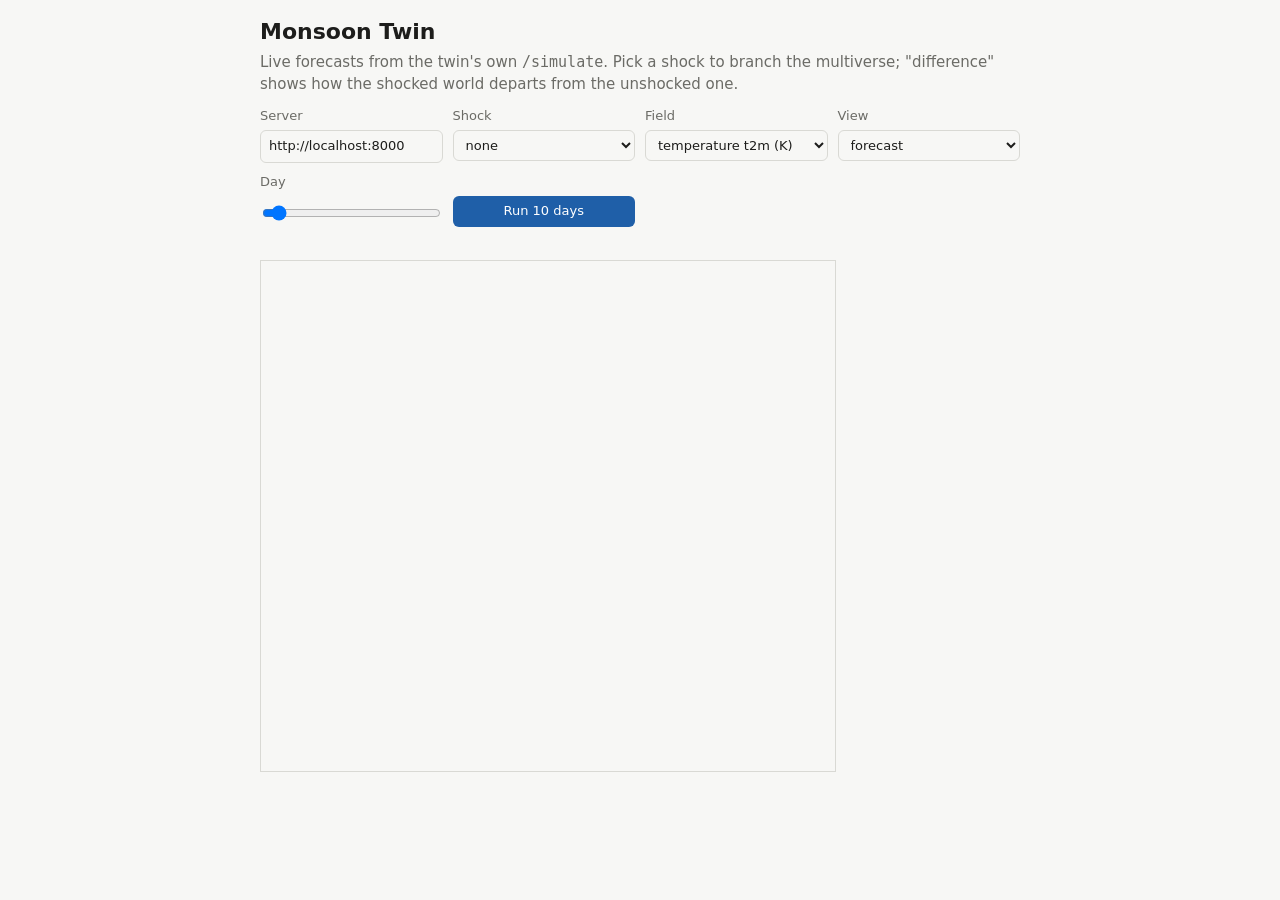
<file: dashboard/index.html>
<!doctype html>
<html lang="en">
<head>
<meta charset="utf-8">
<meta name="viewport" content="width=device-width, initial-scale=1">
<title>Monsoon Twin</title>
<style>
  :root { --bg: #f7f7f5; --fg: #1d1d1b; --muted: #6b6b66; --line: #d9d9d4; --accent: #1f5fa8; }
  @media (prefers-color-scheme: dark) { :root { --bg: #161615; --fg: #ececea; --muted: #a3a39e; --line: #33332f; --accent: #7fb0e8; } }
  * { box-sizing: border-box; }
  body { margin: 0; padding: 16px; background: var(--bg); color: var(--fg); font: 15px/1.45 system-ui, sans-serif; }
  main { max-width: 760px; margin: 0 auto; }
  h1 { font-size: 22px; margin: 0 0 4px; }
  p { margin: 0 0 12px; color: var(--muted); }
  .controls { display: grid; grid-template-columns: repeat(auto-fit, minmax(150px, 1fr)); gap: 10px; margin: 12px 0; }
  label { display: flex; flex-direction: column; gap: 4px; font-size: 13px; color: var(--muted); }
  select, input, button { font: inherit; padding: 6px 8px; border: 1px solid var(--line); border-radius: 6px; background: transparent; color: var(--fg); }
  button { background: var(--accent); color: #fff; border: 0; cursor: pointer; }
  button:disabled { opacity: .5; cursor: wait; }
  canvas { width: 100%; max-width: 576px; image-rendering: pixelated; border: 1px solid var(--line); display: block; }
  .legend { display: flex; justify-content: space-between; max-width: 576px; font-size: 13px; color: var(--muted); margin-top: 4px; }
  #status { min-height: 1.4em; font-size: 13px; }
</style>
</head>
<body>
<main>
  <h1>Monsoon Twin</h1>
  <p>Live forecasts from the twin's own <code>/simulate</code>. Pick a shock to branch the multiverse; "difference" shows
     how the shocked world departs from the unshocked one.</p>
  <div class="controls">
    <label>Server <input id="url" value="http://localhost:8000"></label>
    <label>Shock
      <select id="shock">
        <option value="none">none</option>
        <option value="warm_ocean">warm Bay of Bengal (+3 K, +15% moisture)</option>
        <option value="monsoon_stall">weaker Arabian Sea wind (−40%)</option>
        <option value="arabian_heat">hot Arabian Sea (+2.5 K)</option>
      </select>
    </label>
    <label>Field
      <select id="channel">
        <option value="0">temperature t2m (K)</option><option value="1">rain tp (mm/day)</option>
        <option value="2">wind u10 (m/s)</option><option value="3">wind v10 (m/s)</option>
        <option value="4">pressure msl (Pa)</option><option value="5">moisture tcwv (kg/m²)</option>
      </select>
    </label>
    <label>View
      <select id="view"><option value="value">forecast</option><option value="diff">difference from unshocked</option></select>
    </label>
    <label>Day <input id="day" type="range" min="1" max="10" value="1"></label>
    <label>&nbsp;<button id="run">Run 10 days</button></label>
  </div>
  <div id="status" role="status"></div>
  <canvas id="map" width="36" height="32" aria-label="Map of the selected field over India, north at the top"></canvas>
  <div class="legend"><span id="lo"></span><span id="title"></span><span id="hi"></span></div>
</main>
<script src="sample_window.js"></script>
<script>
const $ = id => document.getElementById(id);
const NLAT = 32, NLON = 36;
const lat = i => 6.5 + i, lon = j => 65.5 + j;
const BOXES = { warm_ocean: [8, 20, 82, 94], monsoon_stall: [8, 20, 65, 75], arabian_heat: [8, 20, 65, 75] };
let base = null, shocked = null;

function shockDelta(name, last) {               // same deltas as the grader's make_shock, plus the +2.5 K heat test
  const d = Array.from({ length: 6 }, () => Array.from({ length: NLAT }, () => new Array(NLON).fill(0)));
  if (name === "none") return null;
  const [la0, la1, lo0, lo1] = BOXES[name];
  for (let i = 0; i < NLAT; i++) for (let j = 0; j < NLON; j++) {
    if (lat(i) < la0 || lat(i) > la1 || lon(j) < lo0 || lon(j) > lo1) continue;
    if (name === "warm_ocean") { d[0][i][j] = 3.0; d[5][i][j] = 0.15 * last[5][i][j]; }
    if (name === "monsoon_stall") { d[2][i][j] = -0.4 * last[2][i][j]; d[3][i][j] = -0.4 * last[3][i][j]; }
    if (name === "arabian_heat") d[0][i][j] = 2.5;
  }
  return d;
}

async function simulate(perturbation) {
  const r = await fetch($("url").value.replace(/\/$/, "") + "/simulate", {
    method: "POST", headers: { "Content-Type": "application/json" },
    body: JSON.stringify({ init_states: SAMPLE.init_states, doy_sincos: SAMPLE.doy_sincos, steps: 10, perturbation }),
  });
  if (!r.ok) throw new Error("server answered " + r.status);
  return r.json();
}

function color(t, diverging) {                  // t in [0,1]
  if (diverging) {                              // blue - white - red
    const a = Math.abs(t - 0.5) * 2, c = Math.round(255 * (1 - a));
    return t < 0.5 ? [c, c, 255] : [255, c, c];
  }
  return [Math.round(30 + 200 * t), Math.round(60 + 140 * (1 - Math.abs(t - 0.5) * 2)), Math.round(220 - 190 * t)];
}

function draw() {
  if (!base) return;
  const ch = +$("channel").value, k = +$("day").value - 1, diff = $("view").value === "diff" && shocked;
  const field = (i, j) => diff ? shocked.rollout[k][ch][i][j] - base.rollout[k][ch][i][j]
                               : (shocked || base).rollout[k][ch][i][j];
  let lo = Infinity, hi = -Infinity;
  for (let i = 0; i < NLAT; i++) for (let j = 0; j < NLON; j++) { const v = field(i, j); lo = Math.min(lo, v); hi = Math.max(hi, v); }
  if (diff) { const m = Math.max(Math.abs(lo), Math.abs(hi), 1e-9); lo = -m; hi = m; }
  const ctx = $("map").getContext("2d"), img = ctx.createImageData(NLON, NLAT);
  for (let i = 0; i < NLAT; i++) for (let j = 0; j < NLON; j++) {
    const [r, g, b] = color(hi > lo ? (field(i, j) - lo) / (hi - lo) : 0.5, diff);
    const p = ((NLAT - 1 - i) * NLON + j) * 4;   // north at the top
    img.data.set([r, g, b, 255], p);
  }
  ctx.putImageData(img, 0, 0);
  $("lo").textContent = lo.toPrecision(4); $("hi").textContent = hi.toPrecision(4);
  $("title").textContent = `day ${k + 1}, ${$("channel").selectedOptions[0].text}${diff ? ", shocked minus unshocked" : ""}`;
}

$("run").onclick = async () => {
  $("run").disabled = true; $("status").textContent = "Simulating…";
  try {
    const name = $("shock").value;
    base = await simulate(null);
    shocked = name === "none" ? null : await simulate(shockDelta(name, SAMPLE.init_states[2]));
    $("status").textContent = `Done: ${SAMPLE.label}. Server time ${base.inference_ms.toFixed(0)} ms per run.`;
    draw();
  } catch (e) {
    $("status").textContent = "Could not reach the twin: " + e.message + ". Is serve.py running?";
  } finally { $("run").disabled = false; }
};
for (const id of ["channel", "day", "view"]) $(id).oninput = draw;
</script>
</body>
</html>
</file>
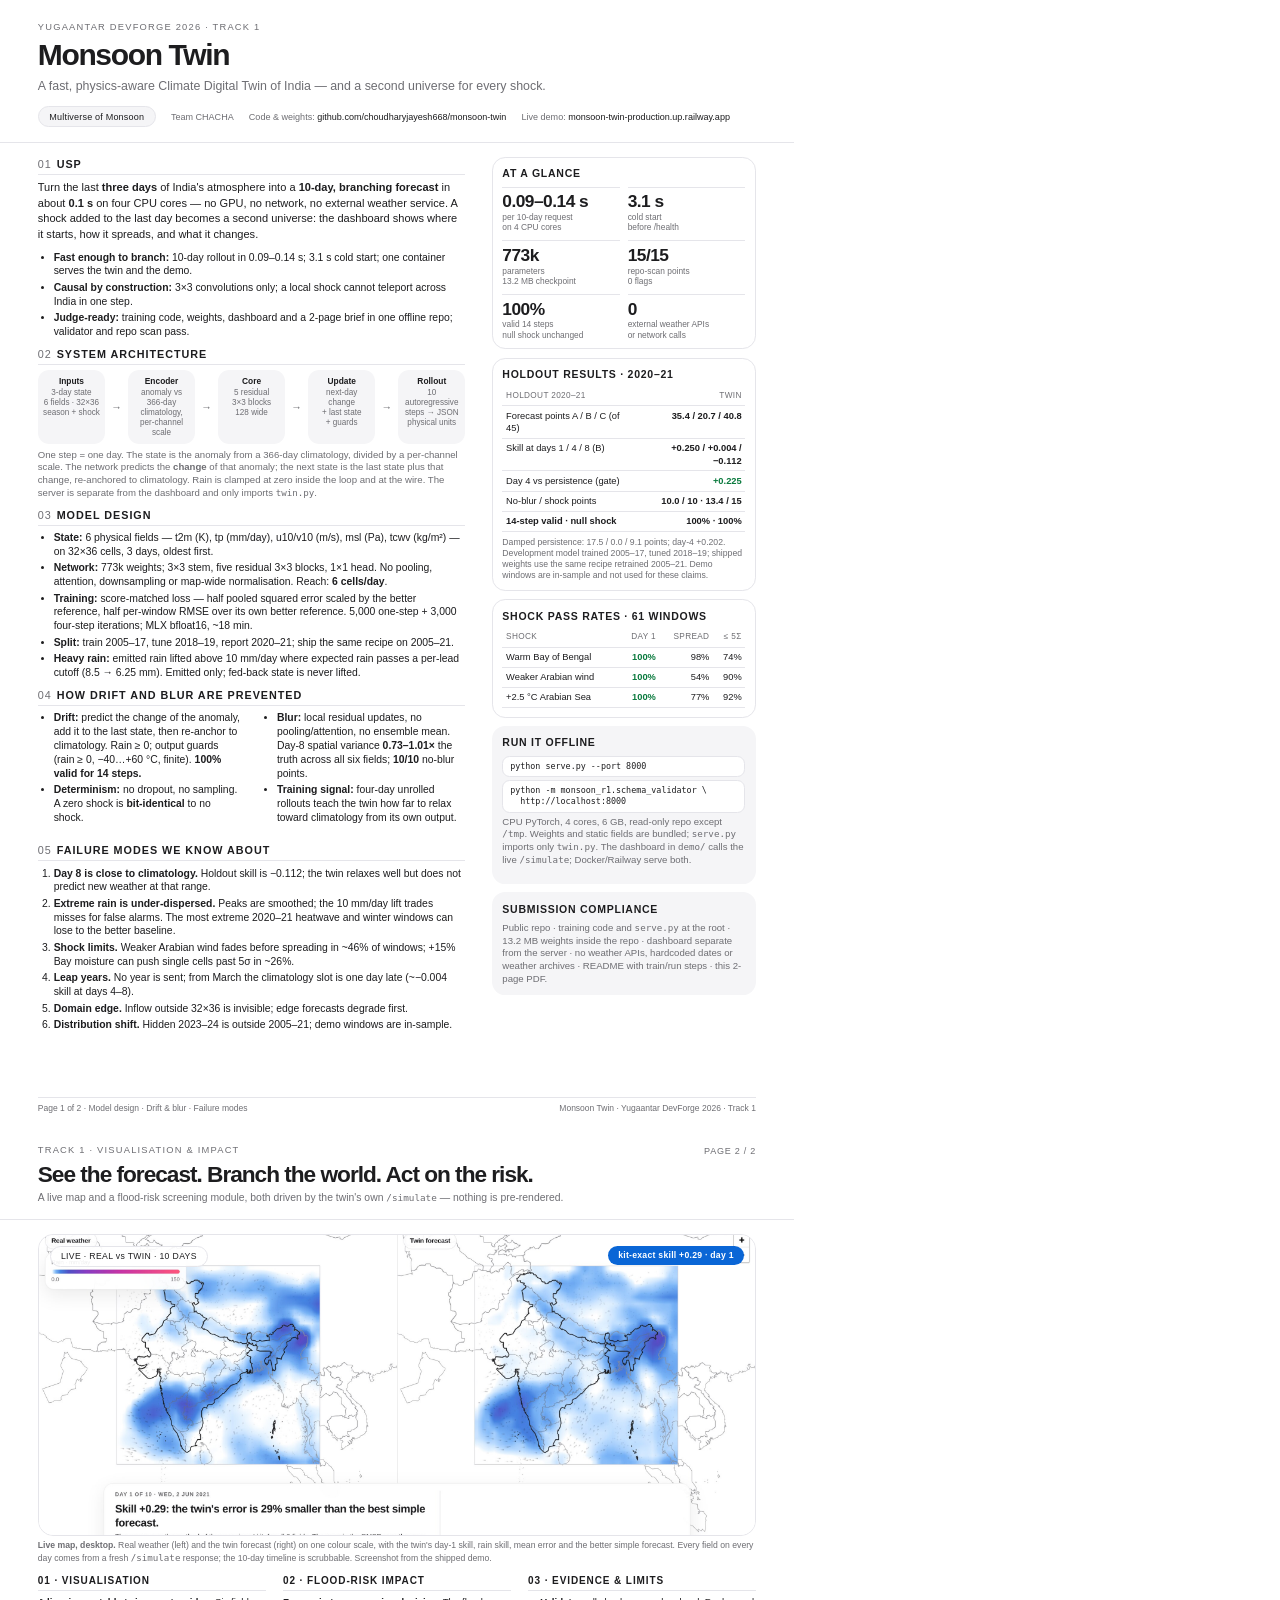
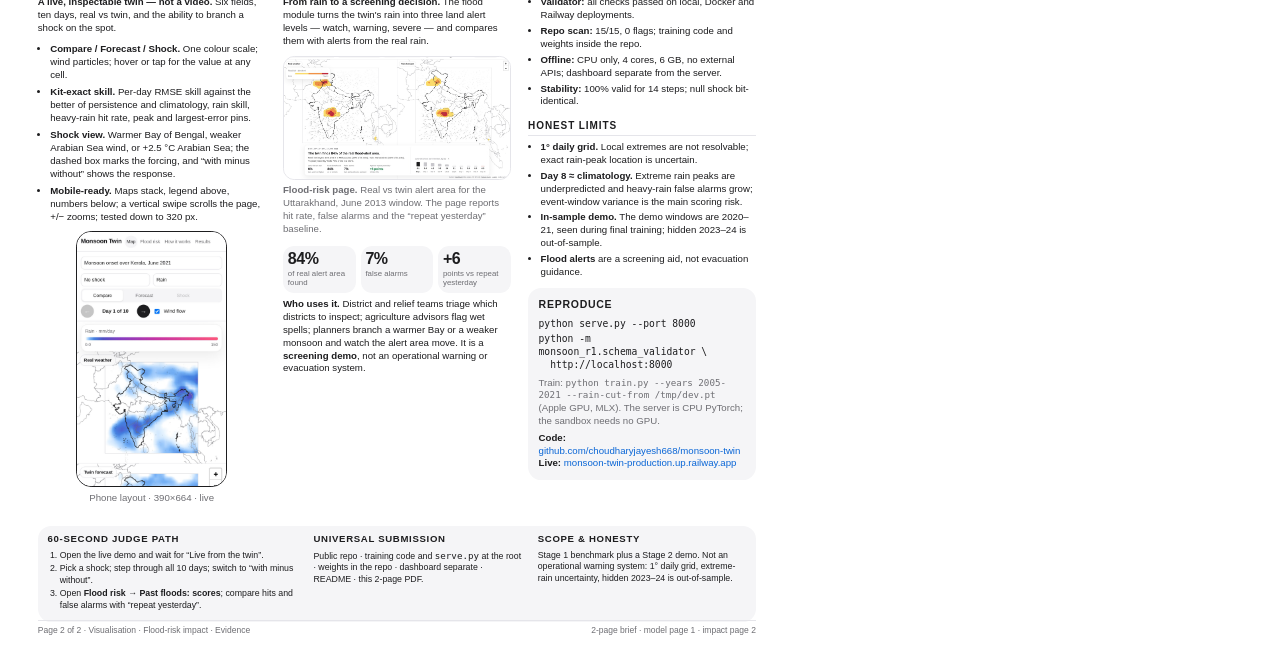
<file: brief/brief.html>
<!doctype html>
<html lang="en">
<head>
<meta charset="utf-8">
<title>Monsoon Twin — Yugaantar DevForge Track 1 brief</title>
<meta name="author" content="CHACHA">
<meta name="description" content="Two-page project brief for Yugaantar DevForge 2026, Track 1: Multiverse of Monsoon.">
<meta name="subject" content="Climate Digital Twin of India: model design, drift and blur, failure modes, visualisation and flood-risk impact.">
<style>
  @page { size: A4; margin: 0; }
  * { box-sizing: border-box; }
  :root {
    --ink: #1d1d1f; --muted: #6e6e73; --line: #e5e5ea; --soft: #f5f5f7;
    --accent: #0a66d6; --good: #0b7a3e; --bad: #b3261e;
  }
  html, body { margin: 0; padding: 0; }
  body { color: var(--ink); font: 7.8pt/1.33 -apple-system, BlinkMacSystemFont, "SF Pro Text", "Helvetica Neue", Arial, sans-serif; -webkit-font-smoothing: antialiased; }
  .page { width: 210mm; height: 297mm; overflow: hidden; position: relative; page-break-after: always; background: #fff; }
  .page:last-child { page-break-after: auto; }
  a { color: var(--accent); text-decoration: none; }
  p { margin: 0 0 2.2mm; }
  ul, ol { margin: 0 0 2mm 4.2mm; padding: 0; }
  li { margin: 0 0 1.15mm; }
  .small { font-size: 7.2pt; line-height: 1.32; color: var(--muted); }
  .mono { font-family: "SF Mono", "DejaVu Sans Mono", "Liberation Mono", monospace; font-size: 6.9pt; }

  /* masthead: white, type-led, one hairline */
  .masthead { background: #fff; color: var(--ink); padding: 5.6mm 10mm 3.8mm; border-bottom: .25mm solid var(--line); }
  .masthead .kicker { font-size: 7pt; letter-spacing: .13em; text-transform: uppercase; color: var(--muted); margin-bottom: 1.8mm; }
  .masthead h1 { font-size: 22.5pt; line-height: 1.02; letter-spacing: -.045em; margin: 0 0 1.8mm; font-weight: 650; }
  .masthead .tagline { font-size: 9.3pt; line-height: 1.35; color: var(--muted); margin: 0 0 3mm; }
  .meta { display: flex; flex-wrap: wrap; gap: 1.5mm 4mm; align-items: center; font-size: 6.8pt; color: var(--muted); }
  .meta a { color: var(--ink); }
  .pill { background: var(--soft); color: var(--ink); border: .25mm solid var(--line); border-radius: 99px; padding: 1mm 2.8mm; font-weight: 500; letter-spacing: .02em; }
  .masthead.slim { padding: 5.6mm 10mm 3.8mm; }
  .masthead.slim h1 { font-size: 17pt; margin: 0; }
  .masthead.slim .tagline { font-size: 7.8pt; margin: 1.2mm 0 0; }
  .pageno { position: absolute; right: 10mm; top: 6mm; font-size: 6.8pt; color: var(--muted); letter-spacing: .08em; }

  /* page 1 */
  .body1 { padding: 3.8mm 10mm 0; }
  .grid1 { display: grid; grid-template-columns: 1.62fr 1fr; gap: 7mm; }
  h2 { font-size: 8.1pt; text-transform: uppercase; letter-spacing: .09em; color: var(--ink); margin: 0 0 1.4mm; padding-bottom: .7mm; border-bottom: .25mm solid var(--line); font-weight: 600; }
  h2 .num { color: var(--muted); margin-right: 1.3mm; font-weight: 500; }
  section { margin-bottom: 2.2mm; }
  .lead { font-size: 8.3pt; line-height: 1.4; }
  .lead strong { color: var(--ink); }

  .flow { display: flex; align-items: stretch; gap: 1.6mm; margin: 1.2mm 0 1.4mm; }
  .flow .box { flex: 1; background: var(--soft); border: 0; border-radius: 3mm; padding: 1.5mm 1.4mm 1.6mm; font-size: 6.1pt; line-height: 1.22; text-align: center; color: var(--muted); }
  .flow .box b { display: block; color: var(--ink); font-size: 6.3pt; font-weight: 600; margin-bottom: .4mm; }
  .flow .arrow { align-self: center; color: var(--muted); font-size: 8pt; font-weight: 400; }

  .twocol { display: grid; grid-template-columns: 1fr 1fr; gap: 0 5mm; }
  .tight li { margin-bottom: .7mm; }
  .k { color: var(--ink); font-weight: 600; }
  .accent { color: var(--accent); font-weight: 600; }

  .card { background: #fff; border: .25mm solid var(--line); border-radius: 3.5mm; padding: 2.2mm 2.5mm; margin-bottom: 2.2mm; }
  .card.soft { background: var(--soft); border-color: transparent; }
  .card h3 { margin: 0 0 1.7mm; font-size: 7.9pt; text-transform: uppercase; letter-spacing: .07em; color: var(--ink); font-weight: 600; }
  .metricgrid { display: grid; grid-template-columns: 1fr 1fr; gap: 2mm; }
  .metric { border-top: .25mm solid var(--line); padding-top: 1.2mm; }
  .metric .v { font-size: 13pt; line-height: 1.05; font-weight: 600; letter-spacing: -.03em; color: var(--ink); }
  .metric .l { font-size: 6.3pt; color: var(--muted); line-height: 1.24; margin-top: .4mm; }
  table { width: 100%; border-collapse: collapse; font-size: 7pt; }
  th, td { text-align: left; padding: .9mm 1mm; border-bottom: .2mm solid var(--line); vertical-align: top; }
  th { color: var(--muted); font-weight: 500; font-size: 6.2pt; text-transform: uppercase; letter-spacing: .04em; }
  td.n, th.n { text-align: right; font-variant-numeric: tabular-nums; }
  tr.total td { font-weight: 600; color: var(--ink); }
  .good { color: var(--good); font-weight: 600; }
  .warn { color: var(--muted); font-weight: 600; }
  .bad { color: var(--bad); font-weight: 600; }
  .run { background: var(--soft); border-color: transparent; color: var(--ink); }
  .run h3 { color: var(--ink); }
  .run .cmd { display: block; background: #fff; border: .2mm solid var(--line); padding: 1.1mm 1.8mm; border-radius: 2mm; margin: .8mm 0; color: var(--ink); font-size: 6.3pt; }
  .run a { color: var(--accent); }
  .note { font-size: 6.5pt; color: var(--muted); line-height: 1.3; margin: 1.2mm 0 0; }
  .pagefoot { position: absolute; left: 10mm; right: 10mm; bottom: 2.2mm; border-top: .25mm solid var(--line); padding-top: 1.2mm; font-size: 6.4pt; color: var(--muted); display: flex; justify-content: space-between; }

  /* page 2 */
  .body2 { padding: 3.6mm 10mm 0; }
  .hero { position: relative; border-radius: 4mm; overflow: hidden; border: .25mm solid var(--line); height: 80mm; background: var(--soft); }
  .hero img { width: 100%; height: 100%; object-fit: cover; object-position: 50% 50%; display: block; }
  .hero .label { position: absolute; left: 3mm; top: 3mm; background: rgba(255,255,255,.9); color: var(--ink); border: .2mm solid var(--line); border-radius: 99px; padding: 1mm 2.6mm; font-size: 6.5pt; letter-spacing: .04em; }
  .hero .live { position: absolute; right: 3mm; top: 3mm; background: var(--accent); color: #fff; border-radius: 99px; padding: 1mm 2.6mm; font-size: 6.5pt; font-weight: 600; letter-spacing: .03em; }
  .caption { font-size: 6.5pt; color: var(--muted); line-height: 1.28; margin: 1.2mm 0 2.8mm; }
  .grid2 { display: grid; grid-template-columns: 1fr 1fr 1fr; gap: 4.6mm; }
  .grid2 section { margin: 0; }
  .grid2 h2 { font-size: 7.5pt; }
  .grid2 p, .grid2 li { font-size: 7.25pt; line-height: 1.33; }
  .grid2 ul, .grid2 ol { margin-left: 3.3mm; }
  .shot { border: .2mm solid var(--line); border-radius: 3mm; overflow: hidden; margin: 1.2mm 0 .8mm; background: #fff; }
  .shot img { width: 100%; display: block; }
  .phone { width: 40mm; margin: .8mm auto 0; border: .45mm solid var(--ink); border-radius: 4mm; overflow: hidden; }
  .phone img { width: 100%; display: block; }
  .stats3 { display: grid; grid-template-columns: repeat(3, 1fr); gap: 1.3mm; margin: 1.4mm 0 1.4mm; }
  .stats3 .s { background: var(--soft); border-radius: 3mm; padding: 1.3mm 1.3mm; }
  .stats3 .v { font-size: 12pt; font-weight: 600; color: var(--ink); letter-spacing: -.03em; line-height: 1; }
  .stats3 .l { font-size: 5.9pt; color: var(--muted); line-height: 1.2; margin-top: .5mm; }
  .evidence { font-size: 7pt; }
  .evidence li { margin-bottom: .8mm; }
  .links { font-size: 6.5pt; line-height: 1.4; }
  .links b { color: var(--ink); }
  .judgeband { display: grid; grid-template-columns: 1.2fr 1fr 1fr; gap: 4.2mm; margin-top: 2.8mm;
               padding: 2mm 2.6mm 2.2mm; background: var(--soft); border: 0; border-radius: 3.5mm; }
  .judgeband h3 { margin: 0 0 1mm; font-size: 7.2pt; text-transform: uppercase; letter-spacing: .07em; color: var(--ink); font-weight: 600; }
  .judgeband p, .judgeband li { font-size: 6.6pt; line-height: 1.32; margin: 0; }
  .judgeband ol { margin: 0 0 0 3.2mm; }
  .judgeband li { margin-bottom: .5mm; }
</style>
</head>
<body>

<!-- ============================ PAGE 1 ============================ -->
<div class="page">
  <header class="masthead">
    <div class="kicker">Yugaantar DevForge 2026 · Track 1</div>
    <h1>Monsoon Twin</h1>
    <p class="tagline">A fast, physics-aware Climate Digital Twin of India — and a second universe for every shock.</p>
    <div class="meta">
      <span class="pill">Multiverse of Monsoon</span>
      <span>Team CHACHA</span>
      <span>Code &amp; weights: <a href="https://github.com/choudharyjayesh668/monsoon-twin">github.com/choudharyjayesh668/monsoon-twin</a></span>
      <span>Live demo: <a href="https://monsoon-twin-production.up.railway.app">monsoon-twin-production.up.railway.app</a></span>
    </div>
  </header>

  <div class="body1">
    <div class="grid1">
      <main>
        <section>
          <h2><span class="num">01</span>USP</h2>
          <p class="lead">Turn the last <strong>three days</strong> of India's atmosphere into a <strong>10-day, branching forecast</strong> in about <strong>0.1 s</strong> on four CPU cores — no GPU, no network, no external weather service. A shock added to the last day becomes a second universe: the dashboard shows where it starts, how it spreads, and what it changes.</p>
          <ul class="tight">
            <li><span class="k">Fast enough to branch:</span> 10-day rollout in 0.09–0.14 s; 3.1 s cold start; one container serves the twin and the demo.</li>
            <li><span class="k">Causal by construction:</span> 3×3 convolutions only; a local shock cannot teleport across India in one step.</li>
            <li><span class="k">Judge-ready:</span> training code, weights, dashboard and a 2-page brief in one offline repo; validator and repo scan pass.</li>
          </ul>
        </section>

        <section>
          <h2><span class="num">02</span>System architecture</h2>
          <div class="flow">
            <div class="box"><b>Inputs</b>3-day state<br>6 fields · 32×36<br>season + shock</div>
            <div class="arrow">→</div>
            <div class="box"><b>Encoder</b>anomaly vs 366-day<br>climatology,<br>per-channel scale</div>
            <div class="arrow">→</div>
            <div class="box"><b>Core</b>5 residual<br>3×3 blocks<br>128 wide</div>
            <div class="arrow">→</div>
            <div class="box"><b>Update</b>next-day change<br>+ last state<br>+ guards</div>
            <div class="arrow">→</div>
            <div class="box"><b>Rollout</b>10 autoregressive<br>steps → JSON<br>physical units</div>
          </div>
          <p class="small">One step = one day. The state is the anomaly from a 366-day climatology, divided by a per-channel scale. The network predicts the <b>change</b> of that anomaly; the next state is the last state plus that change, re-anchored to climatology. Rain is clamped at zero inside the loop and at the wire. The server is separate from the dashboard and only imports <span class="mono">twin.py</span>.</p>
        </section>

        <section>
          <h2><span class="num">03</span>Model design</h2>
          <ul class="tight">
            <li><span class="k">State:</span> 6 physical fields — t2m (K), tp (mm/day), u10/v10 (m/s), msl (Pa), tcwv (kg/m²) — on 32×36 cells, 3 days, oldest first.</li>
            <li><span class="k">Network:</span> 773k weights; 3×3 stem, five residual 3×3 blocks, 1×1 head. No pooling, attention, downsampling or map-wide normalisation. Reach: <b>6 cells/day</b>.</li>
            <li><span class="k">Training:</span> score-matched loss — half pooled squared error scaled by the better reference, half per-window RMSE over its own better reference. 5,000 one-step + 3,000 four-step iterations; MLX bfloat16, ~18 min.</li>
            <li><span class="k">Split:</span> train 2005–17, tune 2018–19, report 2020–21; ship the same recipe on 2005–21.</li>
            <li><span class="k">Heavy rain:</span> emitted rain lifted above 10 mm/day where expected rain passes a per-lead cutoff (8.5 → 6.25 mm). Emitted only; fed-back state is never lifted.</li>
          </ul>
        </section>

        <section>
          <h2><span class="num">04</span>How drift and blur are prevented</h2>
          <div class="twocol">
            <ul class="tight">
              <li><span class="k">Drift:</span> predict the change of the anomaly, add it to the last state, then re-anchor to climatology. Rain ≥ 0; output guards (rain ≥ 0, −40…+60 °C, finite). <b>100% valid for 14 steps.</b></li>
              <li><span class="k">Determinism:</span> no dropout, no sampling. A zero shock is <b>bit-identical</b> to no shock.</li>
            </ul>
            <ul class="tight">
              <li><span class="k">Blur:</span> local residual updates, no pooling/attention, no ensemble mean. Day-8 spatial variance <b>0.73–1.01×</b> the truth across all six fields; <b>10/10</b> no-blur points.</li>
              <li><span class="k">Training signal:</span> four-day unrolled rollouts teach the twin how far to relax toward climatology from its own output.</li>
            </ul>
          </div>
        </section>

        <section>
          <h2><span class="num">05</span>Failure modes we know about</h2>
          <ol class="tight">
            <li><b>Day 8 is close to climatology.</b> Holdout skill is −0.112; the twin relaxes well but does not predict new weather at that range.</li>
            <li><b>Extreme rain is under-dispersed.</b> Peaks are smoothed; the 10 mm/day lift trades misses for false alarms. The most extreme 2020–21 heatwave and winter windows can lose to the better baseline.</li>
            <li><b>Shock limits.</b> Weaker Arabian wind fades before spreading in ~46% of windows; +15% Bay moisture can push single cells past 5σ in ~26%.</li>
            <li><b>Leap years.</b> No year is sent; from March the climatology slot is one day late (~−0.004 skill at days 4–8).</li>
            <li><b>Domain edge.</b> Inflow outside 32×36 is invisible; edge forecasts degrade first.</li>
            <li><b>Distribution shift.</b> Hidden 2023–24 is outside 2005–21; demo windows are in-sample.</li>
          </ol>
        </section>
      </main>

      <aside>
        <div class="card">
          <h3>At a glance</h3>
          <div class="metricgrid">
            <div class="metric"><div class="v">0.09–0.14 s</div><div class="l">per 10-day request<br>on 4 CPU cores</div></div>
            <div class="metric"><div class="v">3.1 s</div><div class="l">cold start<br>before /health</div></div>
            <div class="metric"><div class="v">773k</div><div class="l">parameters<br>13.2 MB checkpoint</div></div>
            <div class="metric"><div class="v">15/15</div><div class="l">repo-scan points<br>0 flags</div></div>
            <div class="metric"><div class="v">100%</div><div class="l">valid 14 steps<br>null shock unchanged</div></div>
            <div class="metric"><div class="v">0</div><div class="l">external weather APIs<br>or network calls</div></div>
          </div>
        </div>

        <div class="card">
          <h3>Holdout results · 2020–21</h3>
          <table>
            <tr><th>Holdout 2020–21</th><th class="n">Twin</th></tr>
            <tr><td>Forecast points A / B / C (of 45)</td><td class="n"><b>35.4 / 20.7 / 40.8</b></td></tr>
            <tr><td>Skill at days 1 / 4 / 8 (B)</td><td class="n"><b>+0.250 / +0.004 / −0.112</b></td></tr>
            <tr><td>Day 4 vs persistence (gate)</td><td class="n good">+0.225</td></tr>
            <tr><td>No-blur / shock points</td><td class="n"><b>10.0 / 10 · 13.4 / 15</b></td></tr>
            <tr class="total"><td>14-step valid · null shock</td><td class="n">100% · 100%</td></tr>
          </table>
          <p class="note">Damped persistence: 17.5 / 0.0 / 9.1 points; day-4 +0.202. Development model trained 2005–17, tuned 2018–19; shipped weights use the same recipe retrained 2005–21. Demo windows are in-sample and not used for these claims.</p>
        </div>

        <div class="card">
          <h3>Shock pass rates · 61 windows</h3>
          <table>
            <tr><th>Shock</th><th class="n">Day 1</th><th class="n">Spread</th><th class="n">≤ 5σ</th></tr>
            <tr><td>Warm Bay of Bengal</td><td class="n good">100%</td><td class="n">98%</td><td class="n">74%</td></tr>
            <tr><td>Weaker Arabian wind</td><td class="n good">100%</td><td class="n">54%</td><td class="n">90%</td></tr>
            <tr><td>+2.5 °C Arabian Sea</td><td class="n good">100%</td><td class="n">77%</td><td class="n">92%</td></tr>
          </table>
        </div>

        <div class="card run">
          <h3>Run it offline</h3>
          <span class="mono cmd">python serve.py --port 8000</span>
          <span class="mono cmd">python -m monsoon_r1.schema_validator \<br>&nbsp;&nbsp;http://localhost:8000</span>
          <p class="small">CPU PyTorch, 4 cores, 6 GB, read-only repo except <span class="mono">/tmp</span>. Weights and static fields are bundled; <span class="mono">serve.py</span> imports only <span class="mono">twin.py</span>. The dashboard in <span class="mono">demo/</span> calls the live <span class="mono">/simulate</span>; Docker/Railway serve both.</p>
        </div>

        <div class="card soft">
          <h3>Submission compliance</h3>
          <p class="small" style="margin:0">Public repo · training code and <span class="mono">serve.py</span> at the root · 13.2 MB weights inside the repo · dashboard separate from the server · no weather APIs, hardcoded dates or weather archives · README with train/run steps · this 2-page PDF.</p>
        </div>

      </aside>
    </div>
  </div>

  <footer class="pagefoot">
    <span>Page 1 of 2 · Model design · Drift &amp; blur · Failure modes</span>
    <span>Monsoon Twin · Yugaantar DevForge 2026 · Track 1</span>
  </footer>
</div>

<!-- ============================ PAGE 2 ============================ -->
<div class="page">
  <header class="masthead slim">
    <div class="kicker">Track 1 · Visualisation &amp; impact</div>
    <h1>See the forecast. Branch the world. Act on the risk.</h1>
    <p class="tagline">A live map and a flood-risk screening module, both driven by the twin's own <span class="mono" style="font-size:7pt">/simulate</span> — nothing is pre-rendered.</p>
    <div class="pageno">PAGE 2 / 2</div>
  </header>

  <div class="body2">
    <div class="hero">
      <img src="img/map-hero.jpg" alt="Live Monsoon Twin map: real weather and twin forecast side by side">
      <div class="label">LIVE · REAL vs TWIN · 10 DAYS</div>
      <div class="live">kit-exact skill +0.29 · day 1</div>
    </div>
    <p class="caption"><b>Live map, desktop.</b> Real weather (left) and the twin forecast (right) on one colour scale, with the twin's day-1 skill, rain skill, mean error and the better simple forecast. Every field on every day comes from a fresh <span class="mono">/simulate</span> response; the 10-day timeline is scrubbable. Screenshot from the shipped demo.</p>

    <div class="grid2">
      <section>
        <h2>01 · Visualisation</h2>
        <p><b>A live, inspectable twin — not a video.</b> Six fields, ten days, real vs twin, and the ability to branch a shock on the spot.</p>
        <ul>
          <li><b>Compare / Forecast / Shock.</b> One colour scale; wind particles; hover or tap for the value at any cell.</li>
          <li><b>Kit-exact skill.</b> Per-day RMSE skill against the better of persistence and climatology, rain skill, heavy-rain hit rate, peak and largest-error pins.</li>
          <li><b>Shock view.</b> Warmer Bay of Bengal, weaker Arabian Sea wind, or +2.5 °C Arabian Sea; the dashed box marks the forcing, and “with minus without” shows the response.</li>
          <li><b>Mobile-ready.</b> Maps stack, legend above, numbers below; a vertical swipe scrolls the page, +/− zooms; tested down to 320 px.</li>
        </ul>
        <div class="phone"><img src="img/mobile.jpg" alt="Monsoon Twin on a phone"></div>
        <p class="caption" style="text-align:center">Phone layout · 390×664 · live</p>
      </section>

      <section>
        <h2>02 · Flood-risk impact</h2>
        <p><b>From rain to a screening decision.</b> The flood module turns the twin's rain into three land alert levels — watch, warning, severe — and compares them with alerts from the real rain.</p>
        <div class="shot"><img src="img/flood-crop.jpg" alt="Flood-risk page: real alerts and twin alerts over India"></div>
        <p class="caption"><b>Flood-risk page.</b> Real vs twin alert area for the Uttarakhand, June 2013 window. The page reports hit rate, false alarms and the “repeat yesterday” baseline.</p>
        <div class="stats3">
          <div class="s"><div class="v">84%</div><div class="l">of real alert area found</div></div>
          <div class="s"><div class="v">7%</div><div class="l">false alarms</div></div>
          <div class="s"><div class="v">+6</div><div class="l">points vs repeat yesterday</div></div>
        </div>
        <p><b>Who uses it.</b> District and relief teams triage which districts to inspect; agriculture advisors flag wet spells; planners branch a warmer Bay or a weaker monsoon and watch the alert area move. It is a <b>screening demo</b>, not an operational warning or evacuation system.</p>
      </section>

      <section>
        <h2>03 · Evidence &amp; limits</h2>
        <ul class="evidence">
          <li><b>Validator:</b> all checks passed on local, Docker and Railway deployments.</li>
          <li><b>Repo scan:</b> 15/15, 0 flags; training code and weights inside the repo.</li>
          <li><b>Offline:</b> CPU only, 4 cores, 6 GB, no external APIs; dashboard separate from the server.</li>
          <li><b>Stability:</b> 100% valid for 14 steps; null shock bit-identical.</li>
        </ul>
        <h2 style="margin-top:2.8mm">Honest limits</h2>
        <ul class="evidence">
          <li><b>1° daily grid.</b> Local extremes are not resolvable; exact rain-peak location is uncertain.</li>
          <li><b>Day 8 ≈ climatology.</b> Extreme rain peaks are underpredicted and heavy-rain false alarms grow; event-window variance is the main scoring risk.</li>
          <li><b>In-sample demo.</b> The demo windows are 2020–21, seen during final training; hidden 2023–24 is out-of-sample.</li>
          <li><b>Flood alerts</b> are a screening aid, not evacuation guidance.</li>
        </ul>
        <div class="card soft" style="margin-top:2.4mm">
          <h3>Reproduce</h3>
          <p class="mono" style="margin:0 0 .8mm">python serve.py --port 8000</p>
          <p class="mono" style="margin:0 0 1.2mm">python -m monsoon_r1.schema_validator \<br>&nbsp;&nbsp;http://localhost:8000</p>
          <p class="small" style="margin:0">Train: <span class="mono">python train.py --years 2005-2021 --rain-cut-from /tmp/dev.pt</span> (Apple GPU, MLX). The server is CPU PyTorch; the sandbox needs no GPU.</p>
          <p class="links" style="margin:1mm 0 0"><b>Code:</b> <a href="https://github.com/choudharyjayesh668/monsoon-twin">github.com/choudharyjayesh668/monsoon-twin</a><br><b>Live:</b> <a href="https://monsoon-twin-production.up.railway.app">monsoon-twin-production.up.railway.app</a></p>
        </div>
      </section>
    </div>

    <div class="judgeband">
      <div>
        <h3>60-second judge path</h3>
        <ol>
          <li>Open the live demo and wait for “Live from the twin”.</li>
          <li>Pick a shock; step through all 10 days; switch to “with minus without”.</li>
          <li>Open <b>Flood risk</b> → <b>Past floods: scores</b>; compare hits and false alarms with “repeat yesterday”.</li>
        </ol>
      </div>
      <div>
        <h3>Universal submission</h3>
        <p>Public repo · training code and <span class="mono">serve.py</span> at the root · weights in the repo · dashboard separate · README · this 2-page PDF.</p>
      </div>
      <div>
        <h3>Scope &amp; honesty</h3>
        <p>Stage 1 benchmark plus a Stage 2 demo. Not an operational warning system: 1° daily grid, extreme-rain uncertainty, hidden 2023–24 is out-of-sample.</p>
      </div>
    </div>
  </div>

  <footer class="pagefoot">
    <span>Page 2 of 2 · Visualisation · Flood-risk impact · Evidence</span>
    <span>2-page brief · model page 1 · impact page 2</span>
  </footer>
</div>

</body>
</html>
</file>
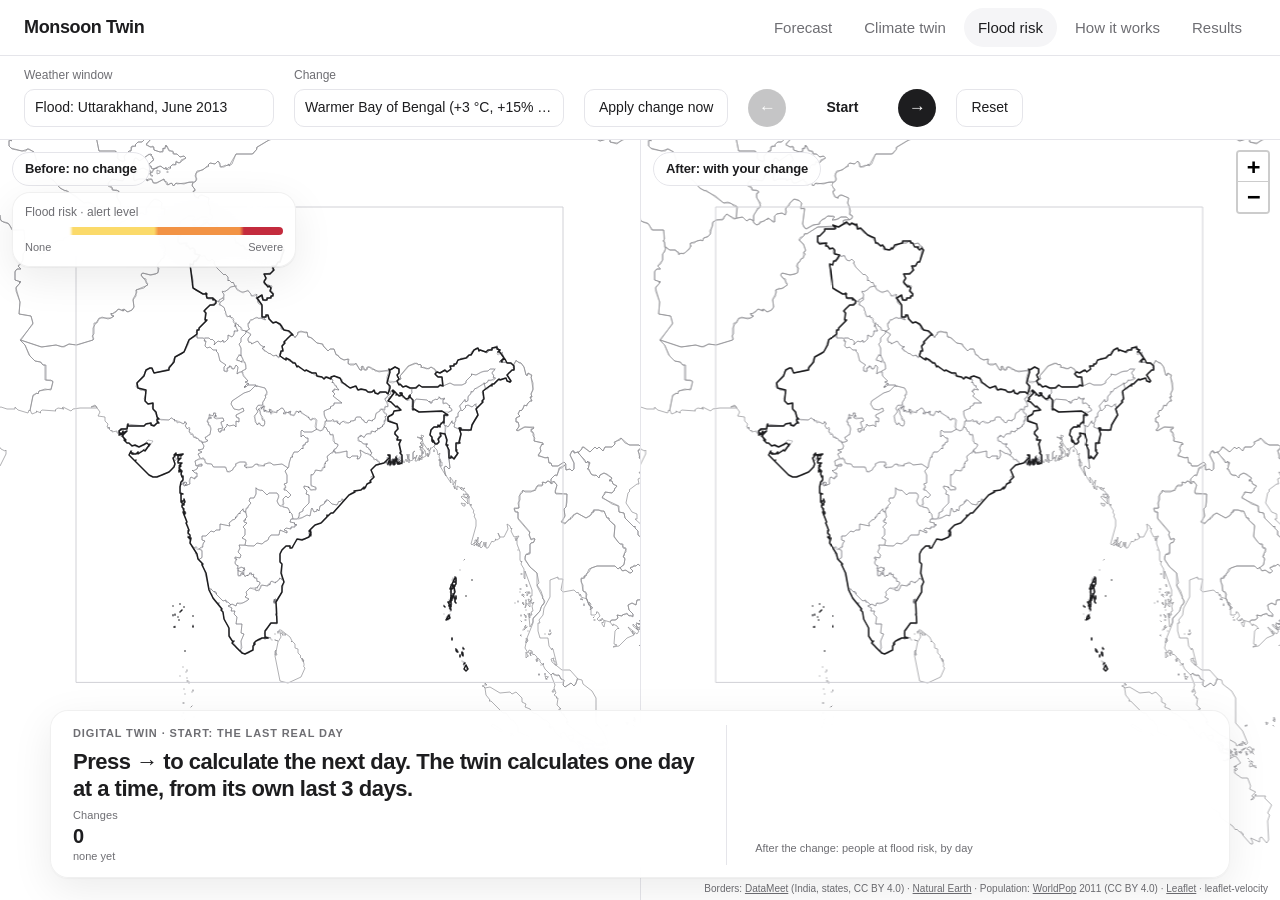
<file: demo/flood.html>
<!doctype html>
<html lang="en">
<head>
<meta charset="utf-8">
<meta name="viewport" content="width=device-width, initial-scale=1">
<title>Monsoon Twin · Flood risk</title>
<link rel="icon" href="data:,">
<link rel="stylesheet" href="vendor/leaflet.css">
<link rel="stylesheet" href="vendor/leaflet-velocity.min.css">
<link rel="stylesheet" href="style.css">
</head>
<body class="app evolve-on" data-page="flood">
<header class="top">
  <a class="brand" href="index.html">Monsoon Twin</a>
  <div class="status" id="status" role="status"></div>
  <nav aria-label="Pages"><a href="index.html">Forecast</a><a href="twin.html">Climate twin</a><a href="flood.html" aria-current="page">Flood risk</a><a href="how.html">How it works</a><a href="results.html">Results</a></nav>
</header>

<div class="toolbar" role="toolbar" aria-label="Map controls">
  <label class="keep">Weather window <select id="win"></select></label>
  <span class="evo">
    <label>Change
      <select id="change">
        <option value="warm_ocean">Warmer Bay of Bengal (+3 °C, +15% moisture)</option>
        <option value="monsoon_stall">Weaker Arabian Sea wind (−40%)</option>
        <option value="arabian_heat">Warmer Arabian Sea (+2.5 °C)</option>
        <option value="custom">Your own change…</option>
      </select>
    </label>
    <span class="custom" id="custom" hidden>
      <label>Where <select id="where"></select></label>
      <label>What <select id="what"></select></label>
      <label>How much <span class="amount"><input type="range" id="amount" aria-label="Amount of the change"><output id="amount-out" for="amount"></output></span></label>
    </span>
    <button class="evobtn" id="ev-apply" type="button">Apply change now</button>
    <div class="dayrow">
      <button class="step" id="ev-prev" type="button" aria-label="Previous day" title="Previous day (←)">←</button>
      <span class="daylabel" id="ev-day" aria-live="polite">Start</span>
      <button class="step" id="ev-next" type="button" aria-label="Next day: the twin calculates it" title="Next day (→)">→</button>
    </div>
    <button class="evobtn" id="ev-reset" type="button">Reset</button>
  </span>
  <input type="hidden" id="field" value="7">
  <div class="dayrow">
    <button class="step" id="prev" aria-label="Previous day" title="Previous day (←)">←</button>
    <span class="daylabel" id="daylabel">Day 1 of 10</span>
    <button class="step" id="next" aria-label="Next day" title="Next day (→)">→</button>
  </div>
  <label class="check"><input type="checkbox" id="wind" checked> Wind flow</label>
</div>

<div class="mapwrap one" id="wrap">
  <div class="pane" id="paneA">
    <div class="maplabel" id="title0">Flood risk</div>
    <div class="map" id="mapA" role="application" aria-label="Map of the real weather, or of the selected view"></div>
  </div>
  <div class="pane" id="paneB">
    <div class="maplabel" id="title1">Flood risk</div>
    <div class="map" id="mapB" role="application" aria-label="Map of the twin's forecast"></div>
  </div>

  <div class="card legend">
    <div class="title" id="legtitle"></div>
    <canvas id="bar" width="260" height="8"></canvas>
    <div class="ticks"><span id="lo"></span><span id="hi"></span></div>
  </div>

  <section class="card dock" id="dock" aria-live="polite" aria-label="The selected day in numbers">
    <div class="daytext">
      <div class="eyebrow" id="eyebrow"></div>
      <h2 class="headline" id="headline"></h2>
      <p class="caption" id="captext"></p>
      <div class="stats" id="stats"></div>
    </div>
    <div class="days">
      <div class="tlhead" id="tlhead"></div>
      <div class="timeline" id="timeline"></div>
    </div>
  </section>

  <div class="card tip" id="tip" hidden></div>
  <div class="credit">Borders: <a href="https://github.com/datameet/maps">DataMeet</a> (India, states, CC BY 4.0) ·
    <a href="https://www.naturalearthdata.com">Natural Earth</a> · Population: <a href="https://www.worldpop.org">WorldPop</a> 2011 (CC BY 4.0) · <a href="https://leafletjs.com">Leaflet</a> · leaflet-velocity</div>
</div>

<script src="vendor/leaflet.js"></script>
<script src="vendor/leaflet-velocity.min.js"></script>
<script src="data/borders.js"></script>
<script src="data/india.js"></script>
<script src="windows.js"></script>
<script src="data/flood.js"></script>
<script src="data/population.js"></script>
<script src="flood.js"></script>
<script src="twin-builder.js"></script>
<script src="app.js"></script>
<script src="evolve.js"></script>
</body>
</html>
</file>
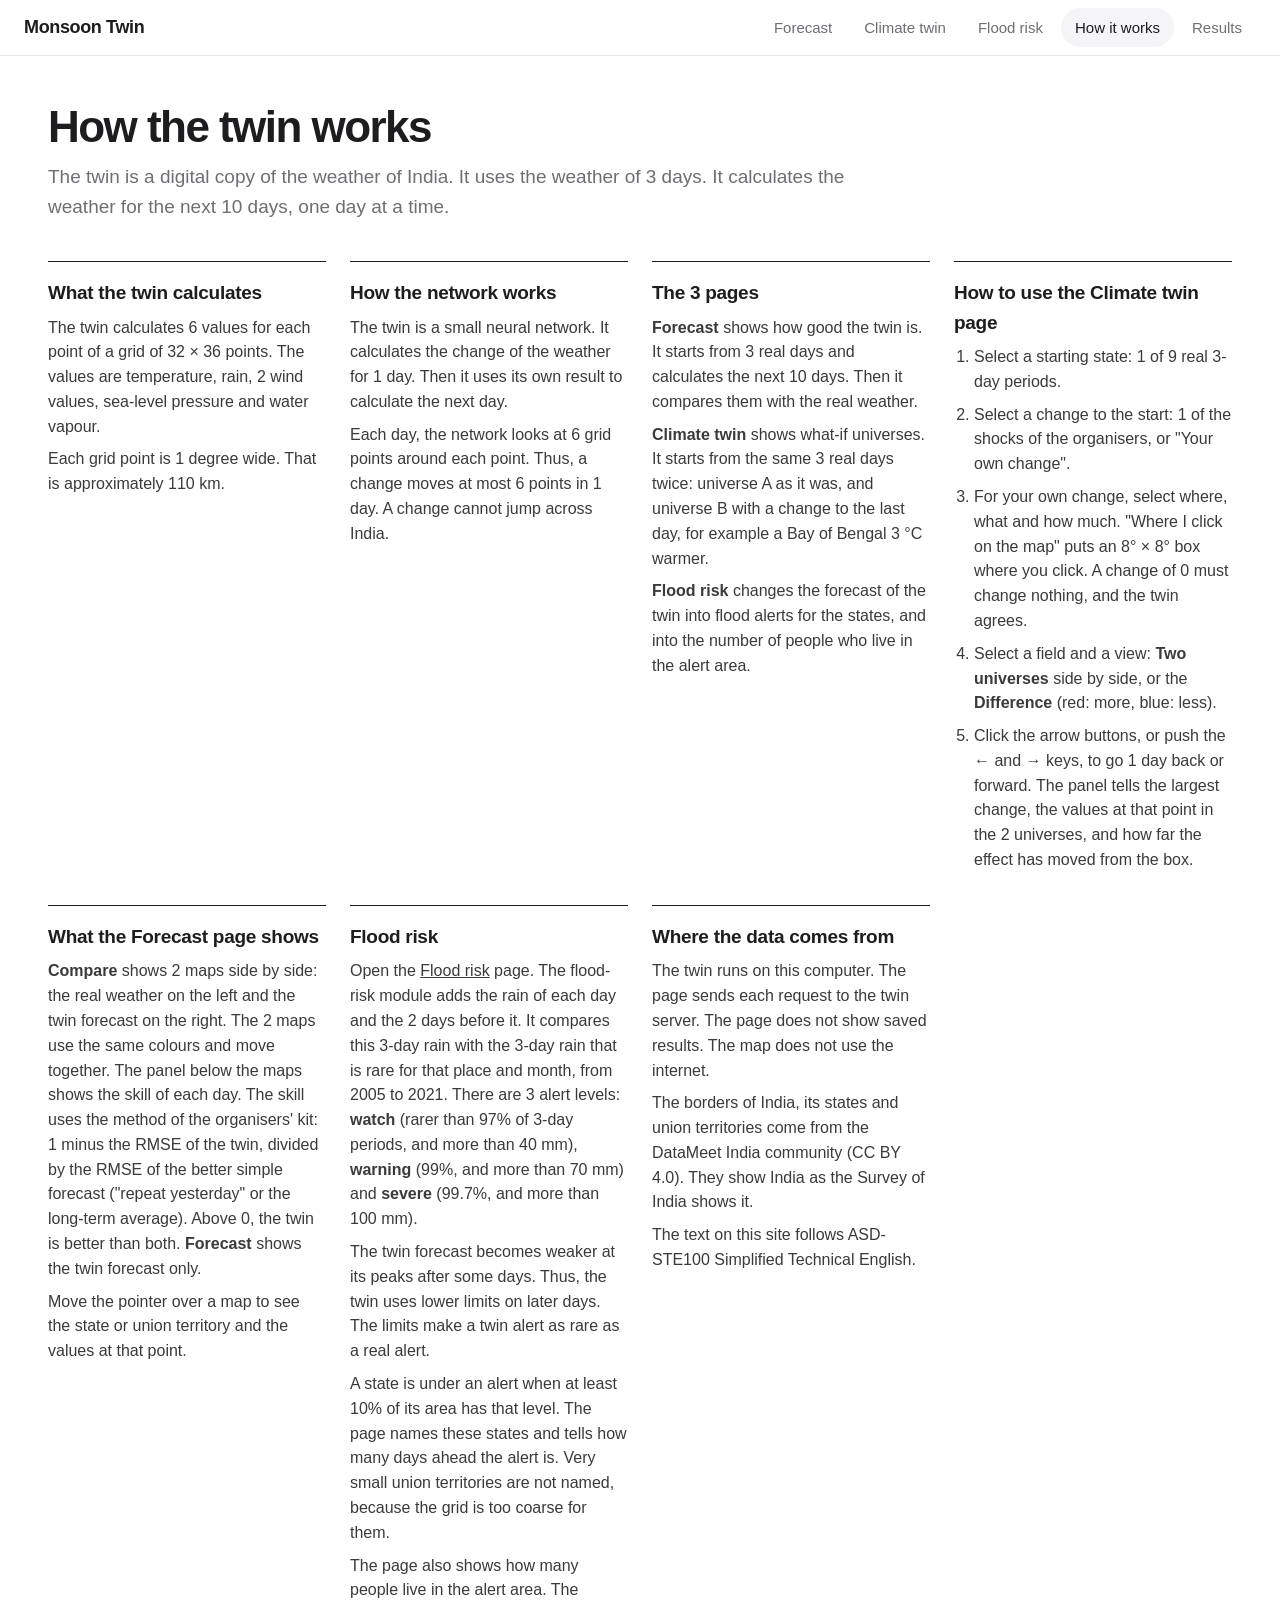
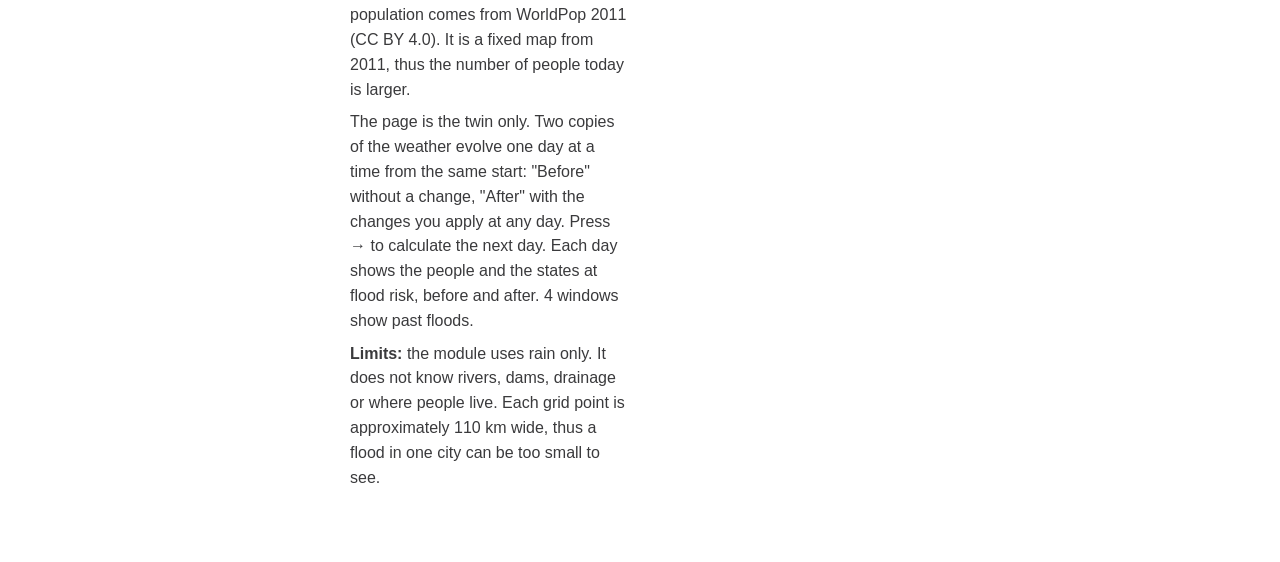
<file: demo/how.html>
<!doctype html>
<html lang="en">
<head>
<meta charset="utf-8">
<meta name="viewport" content="width=device-width, initial-scale=1">
<title>Monsoon Twin · How it works</title>
<link rel="icon" href="data:,">
<link rel="stylesheet" href="style.css">
</head>
<body>
<header class="top">
  <a class="brand" href="index.html">Monsoon Twin</a>
  <nav aria-label="Pages"><a href="index.html">Forecast</a><a href="twin.html">Climate twin</a><a href="flood.html">Flood risk</a><a href="how.html" aria-current="page">How it works</a><a href="results.html">Results</a></nav>
</header>
<main class="page">
  <h1>How the twin works</h1>
  <p class="lede">The twin is a digital copy of the weather of India. It uses the weather of 3 days.
     It calculates the weather for the next 10 days, one day at a time.</p>
  <div class="grid">
    <div class="block">
      <h2>What the twin calculates</h2>
      <p>The twin calculates 6 values for each point of a grid of 32 × 36 points. The values are temperature, rain,
         2 wind values, sea-level pressure and water vapour.</p>
      <p>Each grid point is 1 degree wide. That is approximately 110 km.</p>
    </div>
    <div class="block">
      <h2>How the network works</h2>
      <p>The twin is a small neural network. It calculates the change of the weather for 1 day.
         Then it uses its own result to calculate the next day.</p>
      <p>Each day, the network looks at 6 grid points around each point. Thus, a change moves at most 6 points
         in 1 day. A change cannot jump across India.</p>
    </div>
    <div class="block">
      <h2>The 3 pages</h2>
      <p><strong>Forecast</strong> shows how good the twin is. It starts from 3 real days and calculates the next 10
         days. Then it compares them with the real weather.</p>
      <p><strong>Climate twin</strong> shows what-if universes. It starts from the same 3 real days twice: universe A
         as it was, and universe B with a change to the last day, for example a Bay of Bengal 3 °C warmer.</p>
      <p><strong>Flood risk</strong> changes the forecast of the twin into flood alerts for the states, and into the
         number of people who live in the alert area.</p>
    </div>
    <div class="block">
      <h2>How to use the Climate twin page</h2>
      <ol>
        <li>Select a starting state: 1 of 9 real 3-day periods.</li>
        <li>Select a change to the start: 1 of the shocks of the organisers, or "Your own change".</li>
        <li>For your own change, select where, what and how much. "Where I click on the map" puts an 8° × 8° box
            where you click. A change of 0 must change nothing, and the twin agrees.</li>
        <li>Select a field and a view: <strong>Two universes</strong> side by side, or the <strong>Difference</strong>
            (red: more, blue: less).</li>
        <li>Click the arrow buttons, or push the ← and → keys, to go 1 day back or forward. The panel tells the
            largest change, the values at that point in the 2 universes, and how far the effect has moved from the box.</li>
      </ol>
    </div>
    <div class="block">
      <h2>What the Forecast page shows</h2>
      <p><strong>Compare</strong> shows 2 maps side by side: the real weather on the left and the twin forecast on the
         right. The 2 maps use the same colours and move together. The panel below the maps shows the skill of each day. The
         skill uses the method of the organisers' kit: 1 minus the RMSE of the twin, divided by the RMSE of the better
         simple forecast ("repeat yesterday" or the long-term average). Above 0, the twin is better than both.
         <strong>Forecast</strong> shows the twin forecast only.</p>
      <p>Move the pointer over a map to see the state or union territory and the values at that point.</p>
    </div>
    <div class="block">
      <h2>Flood risk</h2>
      <p>Open the <a href="flood.html">Flood risk</a> page. The flood-risk module adds the rain of each day and the 2 days before it.
         It compares this 3-day rain with the 3-day rain that is rare for that place and month, from 2005 to 2021.
         There are 3 alert levels: <strong>watch</strong> (rarer than 97% of 3-day periods, and more than 40 mm),
         <strong>warning</strong> (99%, and more than 70 mm) and <strong>severe</strong> (99.7%, and more than 100 mm).</p>
      <p>The twin forecast becomes weaker at its peaks after some days. Thus, the twin uses lower limits on later days.
         The limits make a twin alert as rare as a real alert.</p>
      <p>A state is under an alert when at least 10% of its area has that level. The page names these states and
         tells how many days ahead the alert is. Very small union territories are not named, because the grid is too
         coarse for them.</p>
      <p>The page also shows how many people live in the alert area. The population comes from WorldPop 2011 (CC BY 4.0). It is a fixed map from 2011, thus the number of people today is larger.</p>
      <p>The page is the twin only. Two copies of the weather evolve one day at a time from the same start: "Before" without a
         change, "After" with the changes you apply at any day. Press → to calculate the next day. Each day shows the people
         and the states at flood risk, before and after. 4 windows show past floods.</p>
      <p><strong>Limits:</strong> the module uses rain only. It does not know rivers, dams, drainage or where people
         live. Each grid point is approximately 110 km wide, thus a flood in one city can be too small to see.</p>
    </div>
    <div class="block">
      <h2>Where the data comes from</h2>
      <p>The twin runs on this computer. The page sends each request to the twin server. The page does not show
         saved results. The map does not use the internet.</p>
      <p>The borders of India, its states and union territories come from the DataMeet India community (CC BY 4.0).
         They show India as the Survey of India shows it.</p>
      <p>The text on this site follows ASD-STE100 Simplified Technical English.</p>
    </div>
  </div>
</main>
</body>
</html>
</file>
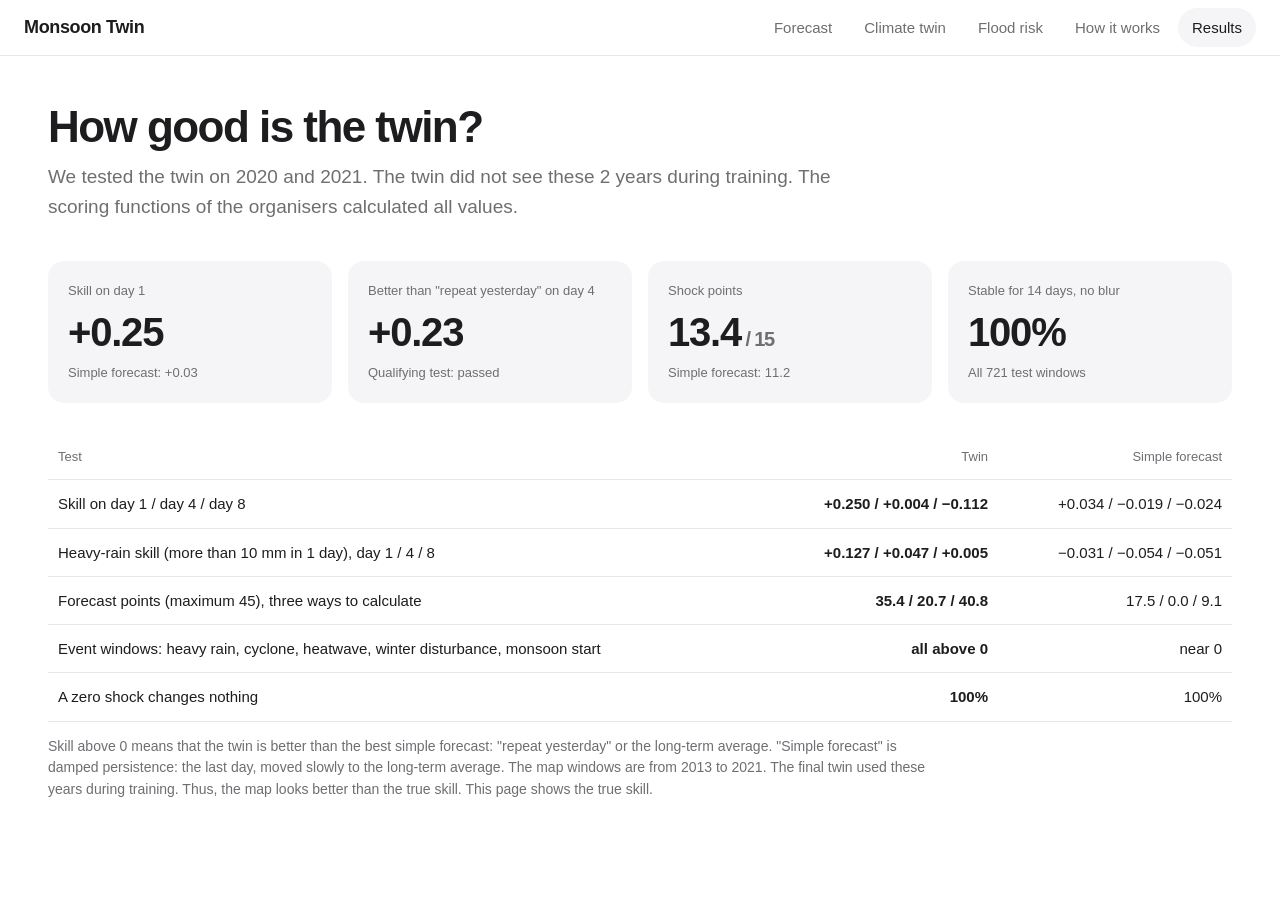
<file: demo/results.html>
<!doctype html>
<html lang="en">
<head>
<meta charset="utf-8">
<meta name="viewport" content="width=device-width, initial-scale=1">
<title>Monsoon Twin · Results</title>
<link rel="icon" href="data:,">
<link rel="stylesheet" href="style.css">
</head>
<body>
<header class="top">
  <a class="brand" href="index.html">Monsoon Twin</a>
  <nav aria-label="Pages"><a href="index.html">Forecast</a><a href="twin.html">Climate twin</a><a href="flood.html">Flood risk</a><a href="how.html">How it works</a><a href="results.html" aria-current="page">Results</a></nav>
</header>
<main class="page">
  <h1>How good is the twin?</h1>
  <p class="lede">We tested the twin on 2020 and 2021. The twin did not see these 2 years during training.
     The scoring functions of the organisers calculated all values.</p>
  <div class="tiles">
    <div class="tile"><div class="k">Skill on day 1</div><div class="v">+0.25</div><div class="s">Simple forecast: +0.03</div></div>
    <div class="tile"><div class="k">Better than "repeat yesterday" on day 4</div><div class="v">+0.23</div><div class="s">Qualifying test: passed</div></div>
    <div class="tile"><div class="k">Shock points</div><div class="v">13.4<span style="font-size:20px;color:var(--muted)"> / 15</span></div><div class="s">Simple forecast: 11.2</div></div>
    <div class="tile"><div class="k">Stable for 14 days, no blur</div><div class="v">100%</div><div class="s">All 721 test windows</div></div>
  </div>
  <table>
    <thead><tr><th>Test</th><th class="num">Twin</th><th class="num">Simple forecast</th></tr></thead>
    <tbody>
      <tr><td>Skill on day 1 / day 4 / day 8</td><td class="num"><strong>+0.250 / +0.004 / −0.112</strong></td><td class="num">+0.034 / −0.019 / −0.024</td></tr>
      <tr><td>Heavy-rain skill (more than 10 mm in 1 day), day 1 / 4 / 8</td><td class="num"><strong>+0.127 / +0.047 / +0.005</strong></td><td class="num">−0.031 / −0.054 / −0.051</td></tr>
      <tr><td>Forecast points (maximum 45), three ways to calculate</td><td class="num"><strong>35.4 / 20.7 / 40.8</strong></td><td class="num">17.5 / 0.0 / 9.1</td></tr>
      <tr><td>Event windows: heavy rain, cyclone, heatwave, winter disturbance, monsoon start</td><td class="num"><strong>all above 0</strong></td><td class="num">near 0</td></tr>
      <tr><td>A zero shock changes nothing</td><td class="num"><strong>100%</strong></td><td class="num">100%</td></tr>
    </tbody>
  </table>
  <p class="note">Skill above 0 means that the twin is better than the best simple forecast: "repeat yesterday" or the
     long-term average. "Simple forecast" is damped persistence: the last day, moved slowly to the long-term average.
     The map windows are from 2013 to 2021. The final twin used these years during training. Thus, the map looks
     better than the true skill. This page shows the true skill.</p>

</main>
</body>
</html>
</file>
<file: demo/vendor/leaflet.css>
/* required styles */

.leaflet-pane,
.leaflet-tile,
.leaflet-marker-icon,
.leaflet-marker-shadow,
.leaflet-tile-container,
.leaflet-pane > svg,
.leaflet-pane > canvas,
.leaflet-zoom-box,
.leaflet-image-layer,
.leaflet-layer {
	position: absolute;
	left: 0;
	top: 0;
	}
.leaflet-container {
	overflow: hidden;
	}
.leaflet-tile,
.leaflet-marker-icon,
.leaflet-marker-shadow {
	-webkit-user-select: none;
	   -moz-user-select: none;
	        user-select: none;
	  -webkit-user-drag: none;
	}
/* Prevents IE11 from highlighting tiles in blue */
.leaflet-tile::selection {
	background: transparent;
}
/* Safari renders non-retina tile on retina better with this, but Chrome is worse */
.leaflet-safari .leaflet-tile {
	image-rendering: -webkit-optimize-contrast;
	}
/* hack that prevents hw layers "stretching" when loading new tiles */
.leaflet-safari .leaflet-tile-container {
	width: 1600px;
	height: 1600px;
	-webkit-transform-origin: 0 0;
	}
.leaflet-marker-icon,
.leaflet-marker-shadow {
	display: block;
	}
/* .leaflet-container svg: reset svg max-width decleration shipped in Joomla! (joomla.org) 3.x */
/* .leaflet-container img: map is broken in FF if you have max-width: 100% on tiles */
.leaflet-container .leaflet-overlay-pane svg {
	max-width: none !important;
	max-height: none !important;
	}
.leaflet-container .leaflet-marker-pane img,
.leaflet-container .leaflet-shadow-pane img,
.leaflet-container .leaflet-tile-pane img,
.leaflet-container img.leaflet-image-layer,
.leaflet-container .leaflet-tile {
	max-width: none !important;
	max-height: none !important;
	width: auto;
	padding: 0;
	}

.leaflet-container img.leaflet-tile {
	/* See: https://bugs.chromium.org/p/chromium/issues/detail?id=600120 */
	mix-blend-mode: plus-lighter;
}

.leaflet-container.leaflet-touch-zoom {
	-ms-touch-action: pan-x pan-y;
	touch-action: pan-x pan-y;
	}
.leaflet-container.leaflet-touch-drag {
	-ms-touch-action: pinch-zoom;
	/* Fallback for FF which doesn't support pinch-zoom */
	touch-action: none;
	touch-action: pinch-zoom;
}
.leaflet-container.leaflet-touch-drag.leaflet-touch-zoom {
	-ms-touch-action: none;
	touch-action: none;
}
.leaflet-container {
	-webkit-tap-highlight-color: transparent;
}
.leaflet-container a {
	-webkit-tap-highlight-color: rgba(51, 181, 229, 0.4);
}
.leaflet-tile {
	filter: inherit;
	visibility: hidden;
	}
.leaflet-tile-loaded {
	visibility: inherit;
	}
.leaflet-zoom-box {
	width: 0;
	height: 0;
	-moz-box-sizing: border-box;
	     box-sizing: border-box;
	z-index: 800;
	}
/* workaround for https://bugzilla.mozilla.org/show_bug.cgi?id=888319 */
.leaflet-overlay-pane svg {
	-moz-user-select: none;
	}

.leaflet-pane         { z-index: 400; }

.leaflet-tile-pane    { z-index: 200; }
.leaflet-overlay-pane { z-index: 400; }
.leaflet-shadow-pane  { z-index: 500; }
.leaflet-marker-pane  { z-index: 600; }
.leaflet-tooltip-pane   { z-index: 650; }
.leaflet-popup-pane   { z-index: 700; }

.leaflet-map-pane canvas { z-index: 100; }
.leaflet-map-pane svg    { z-index: 200; }

.leaflet-vml-shape {
	width: 1px;
	height: 1px;
	}
.lvml {
	behavior: url(#default#VML);
	display: inline-block;
	position: absolute;
	}


/* control positioning */

.leaflet-control {
	position: relative;
	z-index: 800;
	pointer-events: visiblePainted; /* IE 9-10 doesn't have auto */
	pointer-events: auto;
	}
.leaflet-top,
.leaflet-bottom {
	position: absolute;
	z-index: 1000;
	pointer-events: none;
	}
.leaflet-top {
	top: 0;
	}
.leaflet-right {
	right: 0;
	}
.leaflet-bottom {
	bottom: 0;
	}
.leaflet-left {
	left: 0;
	}
.leaflet-control {
	float: left;
	clear: both;
	}
.leaflet-right .leaflet-control {
	float: right;
	}
.leaflet-top .leaflet-control {
	margin-top: 10px;
	}
.leaflet-bottom .leaflet-control {
	margin-bottom: 10px;
	}
.leaflet-left .leaflet-control {
	margin-left: 10px;
	}
.leaflet-right .leaflet-control {
	margin-right: 10px;
	}


/* zoom and fade animations */

.leaflet-fade-anim .leaflet-popup {
	opacity: 0;
	-webkit-transition: opacity 0.2s linear;
	   -moz-transition: opacity 0.2s linear;
	        transition: opacity 0.2s linear;
	}
.leaflet-fade-anim .leaflet-map-pane .leaflet-popup {
	opacity: 1;
	}
.leaflet-zoom-animated {
	-webkit-transform-origin: 0 0;
	    -ms-transform-origin: 0 0;
	        transform-origin: 0 0;
	}
svg.leaflet-zoom-animated {
	will-change: transform;
}

.leaflet-zoom-anim .leaflet-zoom-animated {
	-webkit-transition: -webkit-transform 0.25s cubic-bezier(0,0,0.25,1);
	   -moz-transition:    -moz-transform 0.25s cubic-bezier(0,0,0.25,1);
	        transition:         transform 0.25s cubic-bezier(0,0,0.25,1);
	}
.leaflet-zoom-anim .leaflet-tile,
.leaflet-pan-anim .leaflet-tile {
	-webkit-transition: none;
	   -moz-transition: none;
	        transition: none;
	}

.leaflet-zoom-anim .leaflet-zoom-hide {
	visibility: hidden;
	}


/* cursors */

.leaflet-interactive {
	cursor: pointer;
	}
.leaflet-grab {
	cursor: -webkit-grab;
	cursor:    -moz-grab;
	cursor:         grab;
	}
.leaflet-crosshair,
.leaflet-crosshair .leaflet-interactive {
	cursor: crosshair;
	}
.leaflet-popup-pane,
.leaflet-control {
	cursor: auto;
	}
.leaflet-dragging .leaflet-grab,
.leaflet-dragging .leaflet-grab .leaflet-interactive,
.leaflet-dragging .leaflet-marker-draggable {
	cursor: move;
	cursor: -webkit-grabbing;
	cursor:    -moz-grabbing;
	cursor:         grabbing;
	}

/* marker & overlays interactivity */
.leaflet-marker-icon,
.leaflet-marker-shadow,
.leaflet-image-layer,
.leaflet-pane > svg path,
.leaflet-tile-container {
	pointer-events: none;
	}

.leaflet-marker-icon.leaflet-interactive,
.leaflet-image-layer.leaflet-interactive,
.leaflet-pane > svg path.leaflet-interactive,
svg.leaflet-image-layer.leaflet-interactive path {
	pointer-events: visiblePainted; /* IE 9-10 doesn't have auto */
	pointer-events: auto;
	}

/* visual tweaks */

.leaflet-container {
	background: #ddd;
	outline-offset: 1px;
	}
.leaflet-container a {
	color: #0078A8;
	}
.leaflet-zoom-box {
	border: 2px dotted #38f;
	background: rgba(255,255,255,0.5);
	}


/* general typography */
.leaflet-container {
	font-family: "Helvetica Neue", Arial, Helvetica, sans-serif;
	font-size: 12px;
	font-size: 0.75rem;
	line-height: 1.5;
	}


/* general toolbar styles */

.leaflet-bar {
	box-shadow: 0 1px 5px rgba(0,0,0,0.65);
	border-radius: 4px;
	}
.leaflet-bar a {
	background-color: #fff;
	border-bottom: 1px solid #ccc;
	width: 26px;
	height: 26px;
	line-height: 26px;
	display: block;
	text-align: center;
	text-decoration: none;
	color: black;
	}
.leaflet-bar a,
.leaflet-control-layers-toggle {
	background-position: 50% 50%;
	background-repeat: no-repeat;
	display: block;
	}
.leaflet-bar a:hover,
.leaflet-bar a:focus {
	background-color: #f4f4f4;
	}
.leaflet-bar a:first-child {
	border-top-left-radius: 4px;
	border-top-right-radius: 4px;
	}
.leaflet-bar a:last-child {
	border-bottom-left-radius: 4px;
	border-bottom-right-radius: 4px;
	border-bottom: none;
	}
.leaflet-bar a.leaflet-disabled {
	cursor: default;
	background-color: #f4f4f4;
	color: #bbb;
	}

.leaflet-touch .leaflet-bar a {
	width: 30px;
	height: 30px;
	line-height: 30px;
	}
.leaflet-touch .leaflet-bar a:first-child {
	border-top-left-radius: 2px;
	border-top-right-radius: 2px;
	}
.leaflet-touch .leaflet-bar a:last-child {
	border-bottom-left-radius: 2px;
	border-bottom-right-radius: 2px;
	}

/* zoom control */

.leaflet-control-zoom-in,
.leaflet-control-zoom-out {
	font: bold 18px 'Lucida Console', Monaco, monospace;
	text-indent: 1px;
	}

.leaflet-touch .leaflet-control-zoom-in, .leaflet-touch .leaflet-control-zoom-out  {
	font-size: 22px;
	}


/* layers control */

.leaflet-control-layers {
	box-shadow: 0 1px 5px rgba(0,0,0,0.4);
	background: #fff;
	border-radius: 5px;
	}
.leaflet-control-layers-toggle {
	background-image: url(images/layers.png);
	width: 36px;
	height: 36px;
	}
.leaflet-retina .leaflet-control-layers-toggle {
	background-image: url(images/layers-2x.png);
	background-size: 26px 26px;
	}
.leaflet-touch .leaflet-control-layers-toggle {
	width: 44px;
	height: 44px;
	}
.leaflet-control-layers .leaflet-control-layers-list,
.leaflet-control-layers-expanded .leaflet-control-layers-toggle {
	display: none;
	}
.leaflet-control-layers-expanded .leaflet-control-layers-list {
	display: block;
	position: relative;
	}
.leaflet-control-layers-expanded {
	padding: 6px 10px 6px 6px;
	color: #333;
	background: #fff;
	}
.leaflet-control-layers-scrollbar {
	overflow-y: scroll;
	overflow-x: hidden;
	padding-right: 5px;
	}
.leaflet-control-layers-selector {
	margin-top: 2px;
	position: relative;
	top: 1px;
	}
.leaflet-control-layers label {
	display: block;
	font-size: 13px;
	font-size: 1.08333em;
	}
.leaflet-control-layers-separator {
	height: 0;
	border-top: 1px solid #ddd;
	margin: 5px -10px 5px -6px;
	}

/* Default icon URLs */
.leaflet-default-icon-path { /* used only in path-guessing heuristic, see L.Icon.Default */
	background-image: url(images/marker-icon.png);
	}


/* attribution and scale controls */

.leaflet-container .leaflet-control-attribution {
	background: #fff;
	background: rgba(255, 255, 255, 0.8);
	margin: 0;
	}
.leaflet-control-attribution,
.leaflet-control-scale-line {
	padding: 0 5px;
	color: #333;
	line-height: 1.4;
	}
.leaflet-control-attribution a {
	text-decoration: none;
	}
.leaflet-control-attribution a:hover,
.leaflet-control-attribution a:focus {
	text-decoration: underline;
	}
.leaflet-attribution-flag {
	display: inline !important;
	vertical-align: baseline !important;
	width: 1em;
	height: 0.6669em;
	}
.leaflet-left .leaflet-control-scale {
	margin-left: 5px;
	}
.leaflet-bottom .leaflet-control-scale {
	margin-bottom: 5px;
	}
.leaflet-control-scale-line {
	border: 2px solid #777;
	border-top: none;
	line-height: 1.1;
	padding: 2px 5px 1px;
	white-space: nowrap;
	-moz-box-sizing: border-box;
	     box-sizing: border-box;
	background: rgba(255, 255, 255, 0.8);
	text-shadow: 1px 1px #fff;
	}
.leaflet-control-scale-line:not(:first-child) {
	border-top: 2px solid #777;
	border-bottom: none;
	margin-top: -2px;
	}
.leaflet-control-scale-line:not(:first-child):not(:last-child) {
	border-bottom: 2px solid #777;
	}

.leaflet-touch .leaflet-control-attribution,
.leaflet-touch .leaflet-control-layers,
.leaflet-touch .leaflet-bar {
	box-shadow: none;
	}
.leaflet-touch .leaflet-control-layers,
.leaflet-touch .leaflet-bar {
	border: 2px solid rgba(0,0,0,0.2);
	background-clip: padding-box;
	}


/* popup */

.leaflet-popup {
	position: absolute;
	text-align: center;
	margin-bottom: 20px;
	}
.leaflet-popup-content-wrapper {
	padding: 1px;
	text-align: left;
	border-radius: 12px;
	}
.leaflet-popup-content {
	margin: 13px 24px 13px 20px;
	line-height: 1.3;
	font-size: 13px;
	font-size: 1.08333em;
	min-height: 1px;
	}
.leaflet-popup-content p {
	margin: 17px 0;
	margin: 1.3em 0;
	}
.leaflet-popup-tip-container {
	width: 40px;
	height: 20px;
	position: absolute;
	left: 50%;
	margin-top: -1px;
	margin-left: -20px;
	overflow: hidden;
	pointer-events: none;
	}
.leaflet-popup-tip {
	width: 17px;
	height: 17px;
	padding: 1px;

	margin: -10px auto 0;
	pointer-events: auto;

	-webkit-transform: rotate(45deg);
	   -moz-transform: rotate(45deg);
	    -ms-transform: rotate(45deg);
	        transform: rotate(45deg);
	}
.leaflet-popup-content-wrapper,
.leaflet-popup-tip {
	background: white;
	color: #333;
	box-shadow: 0 3px 14px rgba(0,0,0,0.4);
	}
.leaflet-container a.leaflet-popup-close-button {
	position: absolute;
	top: 0;
	right: 0;
	border: none;
	text-align: center;
	width: 24px;
	height: 24px;
	font: 16px/24px Tahoma, Verdana, sans-serif;
	color: #757575;
	text-decoration: none;
	background: transparent;
	}
.leaflet-container a.leaflet-popup-close-button:hover,
.leaflet-container a.leaflet-popup-close-button:focus {
	color: #585858;
	}
.leaflet-popup-scrolled {
	overflow: auto;
	}

.leaflet-oldie .leaflet-popup-content-wrapper {
	-ms-zoom: 1;
	}
.leaflet-oldie .leaflet-popup-tip {
	width: 24px;
	margin: 0 auto;

	-ms-filter: "progid:DXImageTransform.Microsoft.Matrix(M11=0.70710678, M12=0.70710678, M21=-0.70710678, M22=0.70710678)";
	filter: progid:DXImageTransform.Microsoft.Matrix(M11=0.70710678, M12=0.70710678, M21=-0.70710678, M22=0.70710678);
	}

.leaflet-oldie .leaflet-control-zoom,
.leaflet-oldie .leaflet-control-layers,
.leaflet-oldie .leaflet-popup-content-wrapper,
.leaflet-oldie .leaflet-popup-tip {
	border: 1px solid #999;
	}


/* div icon */

.leaflet-div-icon {
	background: #fff;
	border: 1px solid #666;
	}


/* Tooltip */
/* Base styles for the element that has a tooltip */
.leaflet-tooltip {
	position: absolute;
	padding: 6px;
	background-color: #fff;
	border: 1px solid #fff;
	border-radius: 3px;
	color: #222;
	white-space: nowrap;
	-webkit-user-select: none;
	-moz-user-select: none;
	-ms-user-select: none;
	user-select: none;
	pointer-events: none;
	box-shadow: 0 1px 3px rgba(0,0,0,0.4);
	}
.leaflet-tooltip.leaflet-interactive {
	cursor: pointer;
	pointer-events: auto;
	}
.leaflet-tooltip-top:before,
.leaflet-tooltip-bottom:before,
.leaflet-tooltip-left:before,
.leaflet-tooltip-right:before {
	position: absolute;
	pointer-events: none;
	border: 6px solid transparent;
	background: transparent;
	content: "";
	}

/* Directions */

.leaflet-tooltip-bottom {
	margin-top: 6px;
}
.leaflet-tooltip-top {
	margin-top: -6px;
}
.leaflet-tooltip-bottom:before,
.leaflet-tooltip-top:before {
	left: 50%;
	margin-left: -6px;
	}
.leaflet-tooltip-top:before {
	bottom: 0;
	margin-bottom: -12px;
	border-top-color: #fff;
	}
.leaflet-tooltip-bottom:before {
	top: 0;
	margin-top: -12px;
	margin-left: -6px;
	border-bottom-color: #fff;
	}
.leaflet-tooltip-left {
	margin-left: -6px;
}
.leaflet-tooltip-right {
	margin-left: 6px;
}
.leaflet-tooltip-left:before,
.leaflet-tooltip-right:before {
	top: 50%;
	margin-top: -6px;
	}
.leaflet-tooltip-left:before {
	right: 0;
	margin-right: -12px;
	border-left-color: #fff;
	}
.leaflet-tooltip-right:before {
	left: 0;
	margin-left: -12px;
	border-right-color: #fff;
	}

/* Printing */

@media print {
	/* Prevent printers from removing background-images of controls. */
	.leaflet-control {
		-webkit-print-color-adjust: exact;
		print-color-adjust: exact;
		}
	}
</file>
<file: demo/style.css>
:root {
  --bg: #ffffff; --ink: #1d1d1f; --muted: #6e6e73; --line: #e5e5ea; --soft: #f5f5f7;
  --accent: #0a66d6; --ease: cubic-bezier(.2, .8, .2, 1); --header: 56px;
  color-scheme: light;
}
* { box-sizing: border-box; }
html, body { margin: 0; background: var(--bg); color: var(--ink); }
body { font: 16px/1.55 -apple-system, BlinkMacSystemFont, "SF Pro Text", "Helvetica Neue", sans-serif; }
a { color: inherit; }
a:focus-visible, button:focus-visible, select:focus-visible, input:focus-visible { outline: 2px solid var(--accent); outline-offset: 2px; }

/* header and page navigation */
.top { height: var(--header); flex: none; display: flex; align-items: center; justify-content: space-between; padding: 0 24px;
       border-bottom: 1px solid var(--line); background: var(--bg); position: relative; z-index: 1000; }
.brand { font-weight: 600; letter-spacing: -0.02em; font-size: 18px; text-decoration: none; }
.top nav { display: flex; gap: 4px; }
.top nav a { text-decoration: none; color: var(--muted); padding: 8px 14px; border-radius: 999px; font-size: 15px;
             transition: background .2s var(--ease), color .2s var(--ease); }
.top nav a:hover { background: var(--soft); color: var(--ink); }
.top nav a[aria-current="page"] { color: var(--ink); background: var(--soft); font-weight: 500; }

/* map page: header, toolbar, then the maps fill the rest of the window */
body.app { height: 100vh; height: 100dvh; display: flex; flex-direction: column; overflow: hidden; }
.toolbar { flex: none; display: flex; flex-wrap: wrap; align-items: flex-end; gap: 10px 20px; padding: 10px 24px 12px;
           border-bottom: 1px solid var(--line); background: var(--bg); z-index: 990; }
.toolbar label { display: grid; gap: 4px; font-size: 12px; font-weight: 500; color: var(--muted); }
select { appearance: none; font: inherit; font-size: 14px; color: var(--ink); background: var(--bg); min-height: 38px;
         padding: 7px 10px; border: 1px solid var(--line); border-radius: 10px; text-overflow: ellipsis;
         transition: border-color .2s var(--ease); }
select:hover { border-color: #c7c7cc; }
#win { width: 300px; } #shock { width: 270px; } #field { width: 150px; }
.seg { display: grid; grid-template-columns: repeat(4, auto); background: var(--soft); border-radius: 10px; padding: 3px; gap: 3px; }
.seg button { font: inherit; font-size: 13px; border: 0; background: transparent; color: var(--muted); border-radius: 8px;
              min-height: 32px; padding: 0 14px; cursor: pointer; transition: background .2s var(--ease), color .2s var(--ease); }
.seg button[aria-pressed="true"] { background: var(--bg); color: var(--ink); box-shadow: 0 1px 3px rgba(0, 0, 0, .1); font-weight: 500; }
.seg button:disabled { opacity: .4; cursor: not-allowed; }
.dayrow { display: flex; align-items: center; gap: 10px; }
.step { width: 38px; height: 38px; border-radius: 50%; border: 0; background: var(--ink); color: #fff; cursor: pointer;
        font-size: 17px; flex: none; transition: transform .15s var(--ease), opacity .2s var(--ease); }
.step:hover:not(:disabled) { transform: scale(1.06); }
.step:disabled { opacity: .25; cursor: default; }
input[type=range] { accent-color: var(--ink); width: 150px; }
.daylabel { font-size: 14px; font-weight: 600; font-variant-numeric: tabular-nums; min-width: 92px; text-align: center; }
.toolbar .check { display: flex; align-items: center; gap: 8px; font-size: 14px; color: var(--ink); font-weight: 400; min-height: 38px; }
.scores { font: inherit; font-size: 14px; min-height: 38px; padding: 0 14px; border-radius: 10px; border: 1px solid var(--line);
          background: var(--bg); color: var(--ink); cursor: pointer; transition: border-color .2s var(--ease); }
.scores:hover { border-color: #c7c7cc; }
.tabs { grid-template-columns: repeat(2, auto); }
.tabs button[aria-selected="true"] { background: var(--bg); color: var(--ink); box-shadow: 0 1px 3px rgba(0, 0, 0, .1); font-weight: 500; }
.tabpanel { position: absolute; inset: 0; z-index: 1001; overflow: auto; background: var(--bg); }   /* above Leaflet's controls */
[data-page="flood"] #win { width: 250px; } [data-page="flood"] #shock { width: 230px; }   /* one toolbar row with the tabs */
.tabpanel .inner { max-width: 1100px; margin: 0 auto; padding: 32px 24px 48px; }
.tabpanel h2 { font-size: 30px; letter-spacing: -0.03em; margin: 0 0 8px; }
.tabpanel .lede { margin-bottom: 12px; }
.custom:not([hidden]) { display: contents; }                       /* the twin page's own-change controls */
.amount { display: flex; align-items: center; gap: 8px; min-height: 38px; }
#amount { width: 140px; } #amount-out { font-size: 14px; color: var(--ink); min-width: 64px; font-variant-numeric: tabular-nums; }
#change { width: 270px; }
.status { font-size: 12px; color: var(--muted); margin-left: auto; margin-right: 16px; font-variant-numeric: tabular-nums; }

.mapwrap { flex: 1; position: relative; display: grid; grid-template-columns: 1fr; min-height: 0; }
.mapwrap.two { grid-template-columns: 1fr 1fr; }
.pane { position: relative; min-width: 0; min-height: 0; }
#paneB { display: none; border-left: 1px solid var(--line); }
.two #paneB { display: block; }
.two .only-one { display: none; }
.map { position: absolute; inset: 0; background: var(--bg); }
.leaflet-container { background: var(--bg); font: inherit; }
.maplabel { position: absolute; z-index: 800; top: 12px; left: 12px; padding: 6px 12px; border-radius: 999px; font-size: 13px;
            font-weight: 600; letter-spacing: -0.01em; background: rgba(255, 255, 255, .94); border: 1px solid var(--line); pointer-events: none; }

.card { position: absolute; z-index: 900; background: rgba(255, 255, 255, .9); backdrop-filter: saturate(180%) blur(20px);
        -webkit-backdrop-filter: saturate(180%) blur(20px); border: 1px solid rgba(0, 0, 0, .06); border-radius: 18px;
        box-shadow: 0 1px 2px rgba(0, 0, 0, .04), 0 12px 40px rgba(0, 0, 0, .08); }
.legend { left: 12px; top: 52px; padding: 10px 12px; width: 284px; }
.legend .title { font-size: 12px; font-weight: 500; color: var(--muted); margin-bottom: 6px; }
.legend canvas { width: 100%; height: 8px; border-radius: 4px; display: block; }
.legend .ticks { display: flex; justify-content: space-between; font-size: 11px; color: var(--muted); font-variant-numeric: tabular-nums; margin-top: 4px; }
.credit { position: absolute; z-index: 800; right: 12px; bottom: 4px; font-size: 10px; color: var(--muted); }
.credit a { color: var(--muted); }

/* the numbers overlay: one day in detail, and all 10 days */
.dock { left: 50%; bottom: 22px; transform: translateX(-50%); width: min(1180px, calc(100% - 32px));
        display: grid; grid-template-columns: minmax(0, 1.3fr) minmax(0, 1fr); gap: 28px; padding: 14px 22px 12px; }
.eyebrow { font-size: 11px; font-weight: 600; letter-spacing: .08em; text-transform: uppercase; color: var(--muted); }
.dock .headline { font-size: 22px; line-height: 1.25; letter-spacing: -0.022em; font-weight: 650; margin: 6px 0 4px; }
.dock .caption { font-size: 14px; line-height: 1.45; margin: 0 0 12px; color: #48484a; }
.dock .caption:empty { display: none; }
.dock.in .daytext { animation: rise .45s var(--ease); }
@keyframes rise { from { opacity: 0; transform: translateY(4px); } to { opacity: 1; transform: none; } }
.stats { display: flex; flex-wrap: wrap; gap: 6px 22px; }
.stat .k { font-size: 11px; color: var(--muted); letter-spacing: .01em; }
.stat .v { font-size: 20px; font-weight: 600; letter-spacing: -0.02em; font-variant-numeric: tabular-nums; line-height: 1.2; }
.stat .n { font-size: 11px; color: var(--muted); max-width: 200px; }
.stat.good .v { color: #0b7a3e; } .stat.bad .v { color: #b3261e; }
.stat.hot { background: #fdeceb; border-radius: 12px; padding: 4px 10px 6px; margin: -4px 0; }
.stat.hot .v { color: #b3261e; }

/* map marker: the largest change from a shock */
.pinbox { overflow: visible; }
.pin { position: absolute; top: -12px; left: 12px; white-space: nowrap; font-size: 12px; line-height: 1; padding: 6px 9px;
       border-radius: 999px; background: #1d1d1f; color: #fff; box-shadow: 0 4px 14px rgba(0, 0, 0, .18); font-variant-numeric: tabular-nums; }
.pin.left { left: auto; right: 12px; }
.pin b { font-weight: 600; margin-right: 4px; opacity: .85; }
.pin.err { background: #b3261e; }
.days { border-left: 1px solid var(--line); padding-left: 28px; display: flex; flex-direction: column; justify-content: flex-end; }
.tlhead { font-size: 11px; color: var(--muted); margin-bottom: 8px; }
.timeline { display: grid; grid-template-columns: repeat(10, minmax(0, 1fr)); gap: 6px; }
.chip { font: inherit; border: 0; background: transparent; padding: 6px 0 4px; border-radius: 10px; cursor: pointer;
        display: flex; flex-direction: column; align-items: center; gap: 4px; color: var(--ink);
        transition: background .2s var(--ease); }
.chip:hover { background: var(--soft); }
.chip .track { height: 24px; width: 100%; display: flex; align-items: flex-end; justify-content: center; }
.chip .bar { width: 60%; max-width: 22px; border-radius: 4px 4px 2px 2px; background: #c7c7cc; transition: background .2s var(--ease), height .4s var(--ease); }
.chip.worse .bar { background: #e9b9b4; }
.chip:hover .bar { background: #8e8e93; }
.chip[aria-current="true"] .bar { background: var(--ink); }
.chip[aria-current="true"].worse .bar { background: #b3261e; }
.chip .val { font-size: 12px; font-weight: 600; font-variant-numeric: tabular-nums; }
.chip .d { font-size: 10px; color: var(--muted); }
.chip[aria-current="true"] .d { color: var(--ink); font-weight: 600; }

/* the cursor tooltip */
.tip { z-index: 950; min-width: 190px; padding: 10px 12px; pointer-events: none; border-radius: 14px; }
.tip .state { font-size: 14px; font-weight: 600; letter-spacing: -0.01em; }
.tip .state span { font-size: 11px; font-weight: 400; color: var(--muted); margin-left: 6px; text-transform: capitalize; }
.tip .where { font-size: 11px; color: var(--muted); margin-bottom: 6px; }
.tip .row { display: flex; justify-content: space-between; gap: 16px; font-size: 13px; font-variant-numeric: tabular-nums; }
.tip .row b { font-weight: 600; }
.tip .unit { font-size: 11px; color: var(--muted); text-align: right; }

/* the flood scores dialog */
dialog { width: min(1100px, calc(100% - 32px)); max-height: calc(100dvh - 48px); border: 0; border-radius: 18px; padding: 24px 28px;
         color: var(--ink); background: var(--bg); box-shadow: 0 24px 80px rgba(0, 0, 0, .25); }
dialog::backdrop { background: rgba(0, 0, 0, .3); }
dialog h2 { font-size: 22px; letter-spacing: -0.02em; margin: 0 40px 8px 0; }
dialog .close { position: absolute; top: 14px; right: 16px; width: 36px; height: 36px; border-radius: 50%; border: 0;
                background: var(--soft); color: var(--ink); font-size: 22px; line-height: 1; cursor: pointer; }
.tablewrap { overflow-x: auto; }
.lad { border-top: 1px solid var(--line); padding: 14px 0 6px; }
.lad h3 { font-size: 16px; margin: 0 0 4px; letter-spacing: -0.01em; }
.lad p { margin: 0 0 10px; font-size: 14px; color: #3a3a3c; }
.steps { list-style: none; padding: 0; margin: 0; display: grid; grid-template-columns: repeat(7, minmax(0, 1fr)); gap: 6px; }
.steps li { border-radius: 10px; padding: 8px 6px; text-align: center; background: var(--soft); font-size: 12px; }
.steps li span { display: block; color: var(--muted); }
.steps li b { display: block; font-size: 13px; margin-top: 2px; }
.steps .lv1 { background: #fbe7a6; } .steps .lv2 { background: #f6b77a; } .steps .lv3 { background: #be192d; color: #fff; }
.steps .lv3 span { color: rgba(255, 255, 255, .85); }
@media (max-width: 720px) { .steps { grid-template-columns: repeat(4, minmax(0, 1fr)); } }

/* text pages */
.page { padding: 48px 48px 64px; max-width: 1600px; margin: 0 auto; }
.page h1 { font-size: 44px; letter-spacing: -0.035em; line-height: 1.05; margin: 0 0 12px; font-weight: 600; }
.lede { font-size: 19px; color: var(--muted); max-width: 820px; margin: 0 0 40px; }
.grid { display: grid; grid-template-columns: repeat(auto-fit, minmax(260px, 1fr)); gap: 24px; }
.block { border-top: 1px solid var(--ink); padding-top: 16px; }
.block h2 { font-size: 19px; letter-spacing: -0.015em; margin: 0 0 8px; font-weight: 600; }
.block p, .block li { color: #3a3a3c; margin: 0 0 8px; }
.block ol { padding-left: 20px; margin: 0; }
.tiles { display: grid; grid-template-columns: repeat(auto-fit, minmax(220px, 1fr)); gap: 16px; margin-bottom: 32px; }
.tile { background: var(--soft); border-radius: 16px; padding: 20px; }
.tile .k { font-size: 13px; color: var(--muted); }
.tile .v { font-size: 40px; letter-spacing: -0.03em; font-weight: 600; font-variant-numeric: tabular-nums; }
.tile .s { font-size: 13px; color: var(--muted); }
table { width: 100%; border-collapse: collapse; font-size: 15px; font-variant-numeric: tabular-nums; }
th, td { text-align: left; padding: 12px 10px; border-bottom: 1px solid var(--line); }
th { font-weight: 500; color: var(--muted); font-size: 13px; }
.num { text-align: right; }
.note { color: var(--muted); font-size: 14px; max-width: 900px; }

@media (max-width: 1100px) { .dock { grid-template-columns: 1fr; gap: 12px; } .days { border-left: 0; padding-left: 0; } }
@media (max-width: 720px) {
  .page { padding: 32px 16px 48px; } .page h1 { font-size: 34px; }
  .top { padding: 0 12px; } .top nav a { padding: 8px 10px; font-size: 14px; }
  .toolbar { padding: 8px 12px; gap: 8px 12px; } #win, #shock, #field { width: 100%; } .toolbar label { flex: 1 1 100%; }
  .mapwrap.two { grid-template-columns: 1fr; grid-template-rows: 1fr 1fr; }
  .two #paneB { border-left: 0; border-top: 1px solid var(--line); }
  .legend { width: calc(100% - 24px); } .dock { bottom: 12px; padding: 12px 14px; } .stats { gap: 6px 18px; }
  .stat .v { font-size: 18px; } .dock .headline { font-size: 18px; } .dock .caption { font-size: 13px; } .tip { display: none; }
}


/* flood page, digital-twin mode (evolve.js) */
.evo { display: none; }
.evolve-on .evo { display: contents; }
.evolve-on .toolbar > :not(.evo):not(.keep) { display: none; }
.evobtn { font: inherit; font-size: 14px; min-height: 38px; padding: 0 14px; border-radius: 10px; border: 1px solid var(--line);
  background: var(--bg); color: var(--ink); cursor: pointer; }
.evobtn.primary { background: var(--ink); color: #fff; border-color: var(--ink); font-weight: 500; }
.evobtn:disabled { opacity: .4; cursor: default; }
</file>
